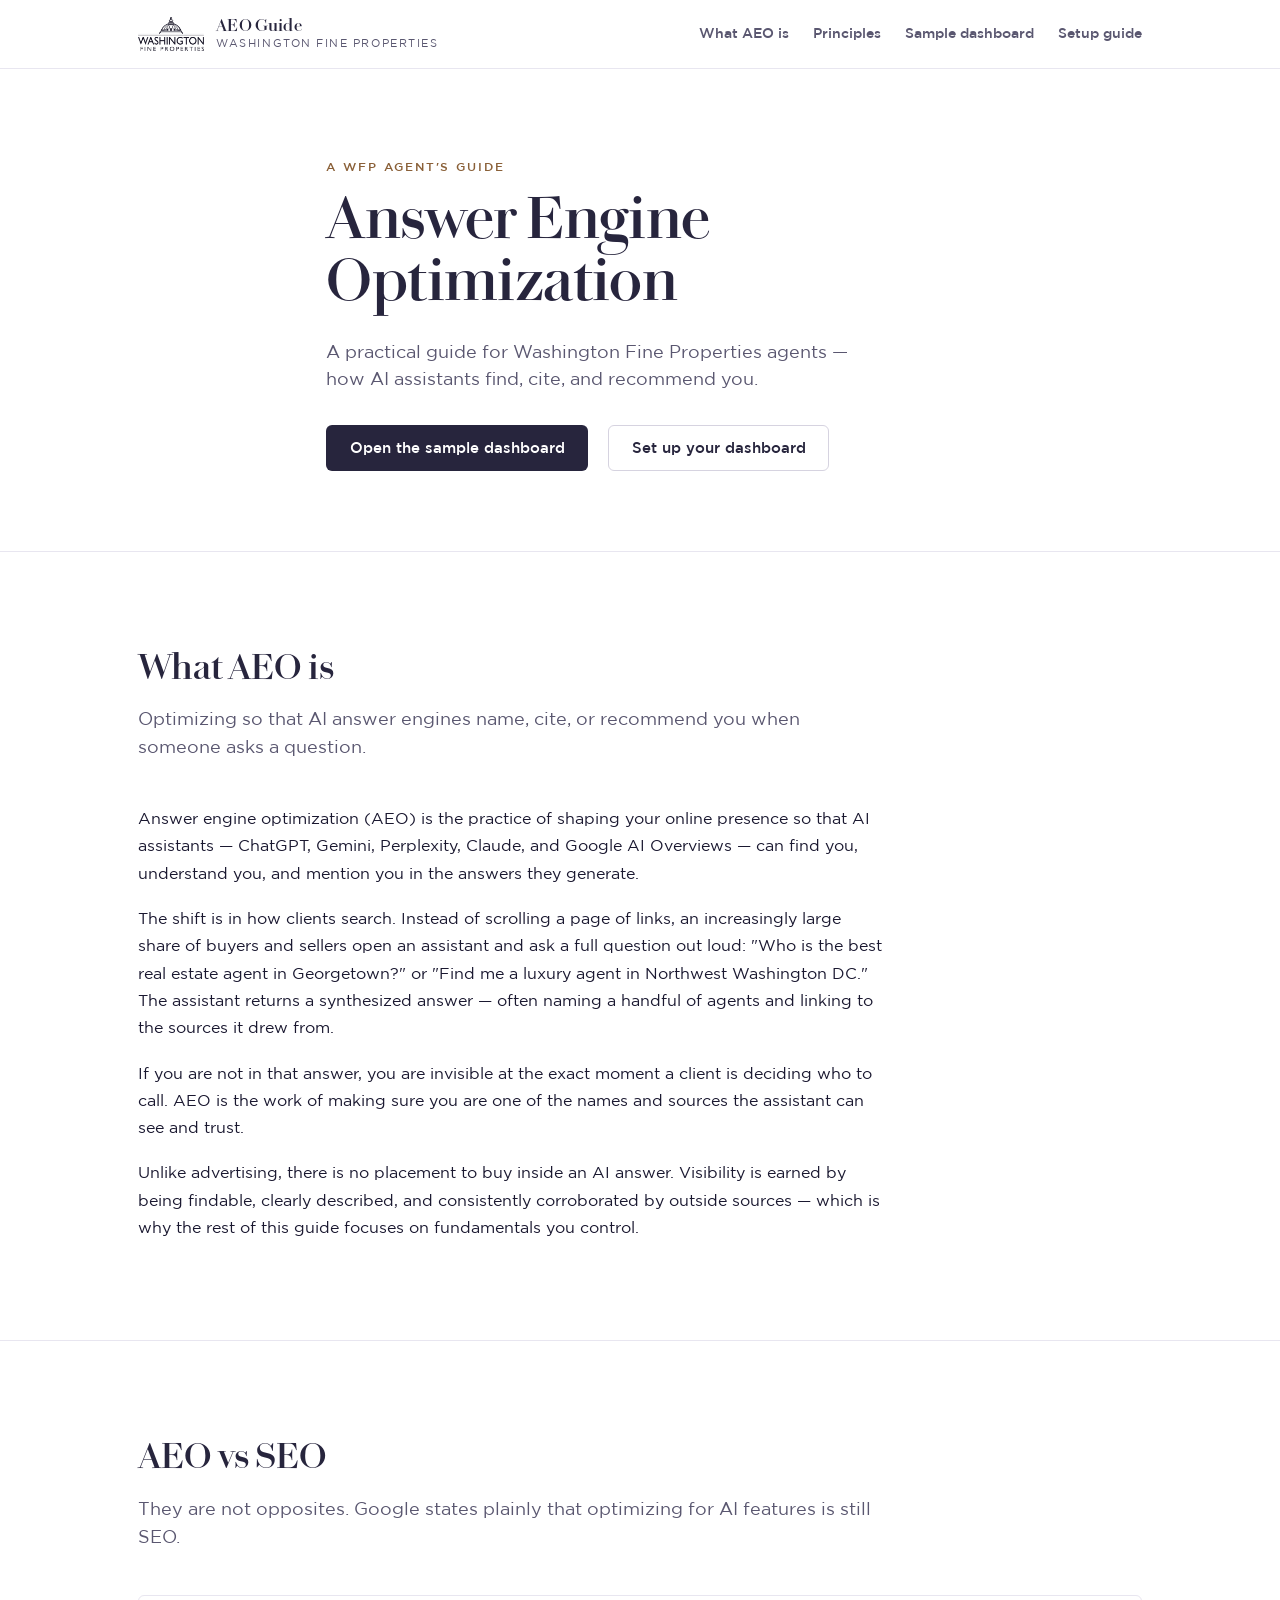
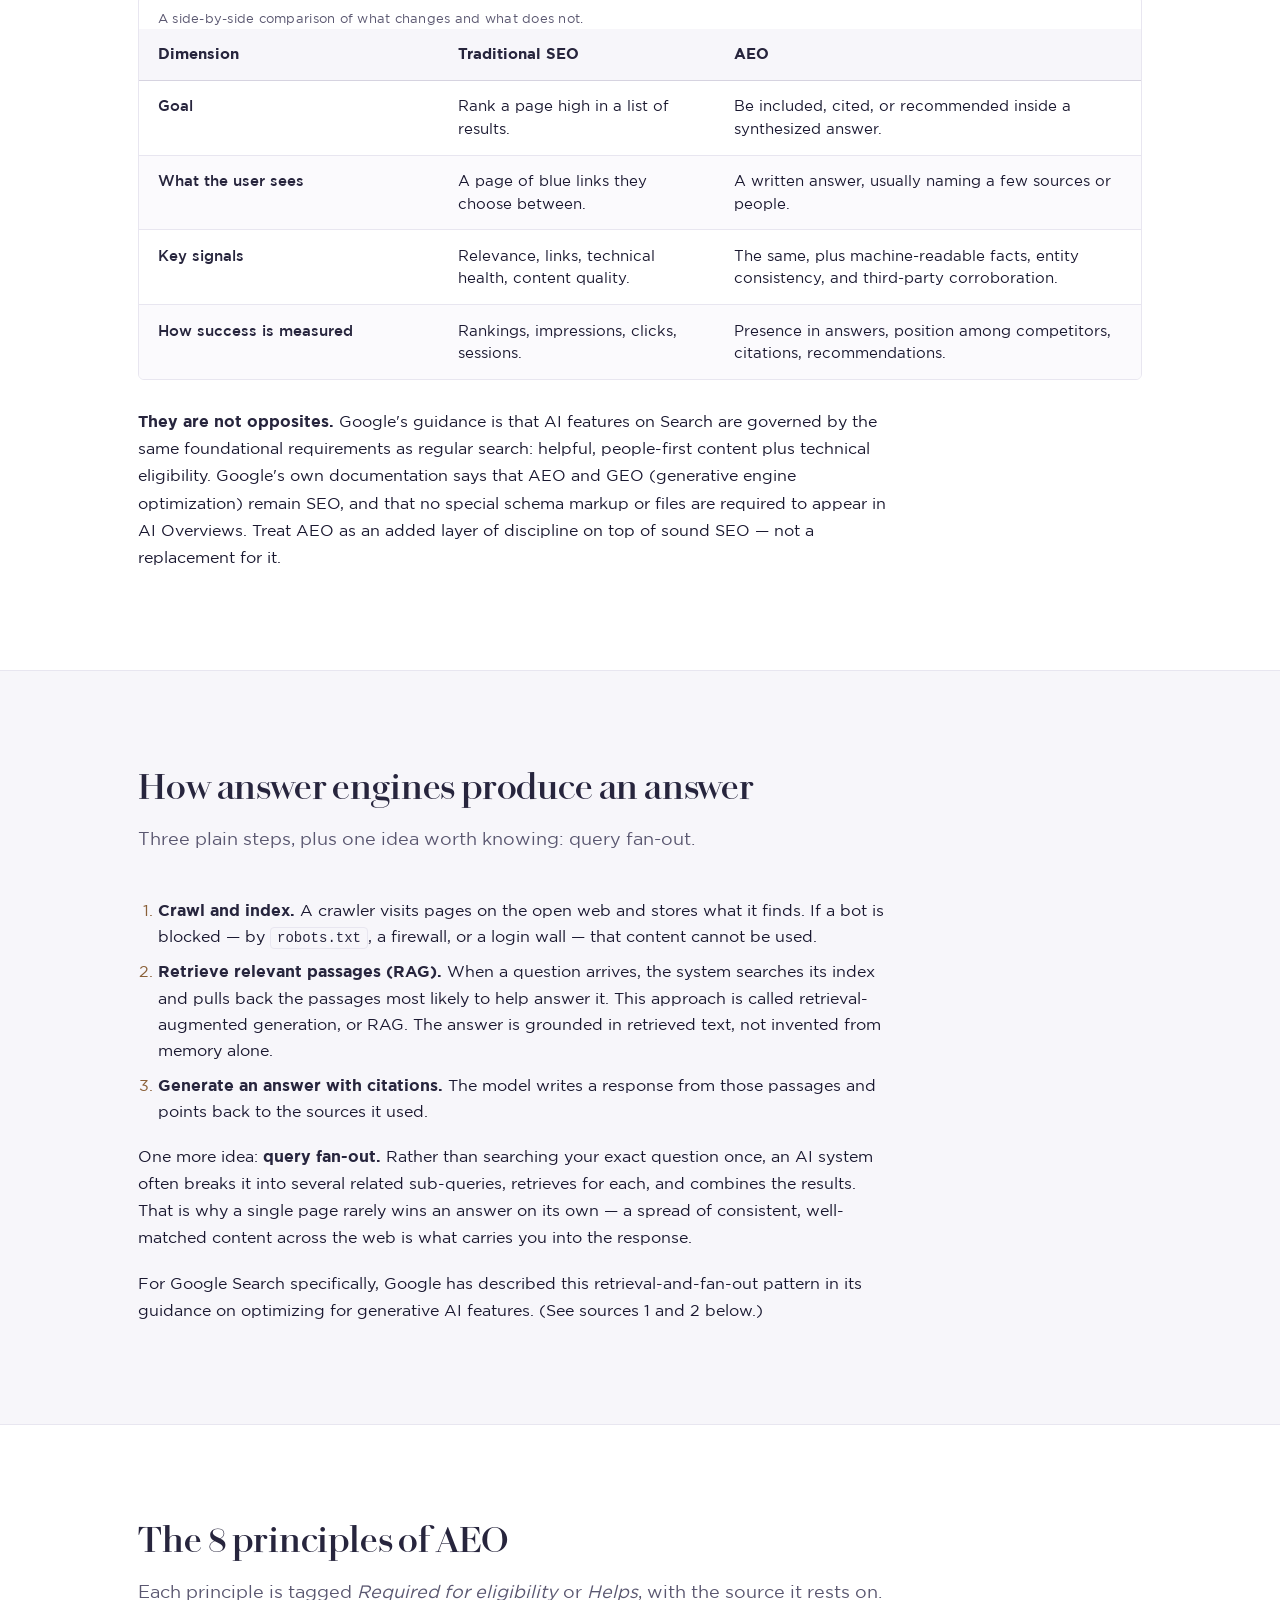
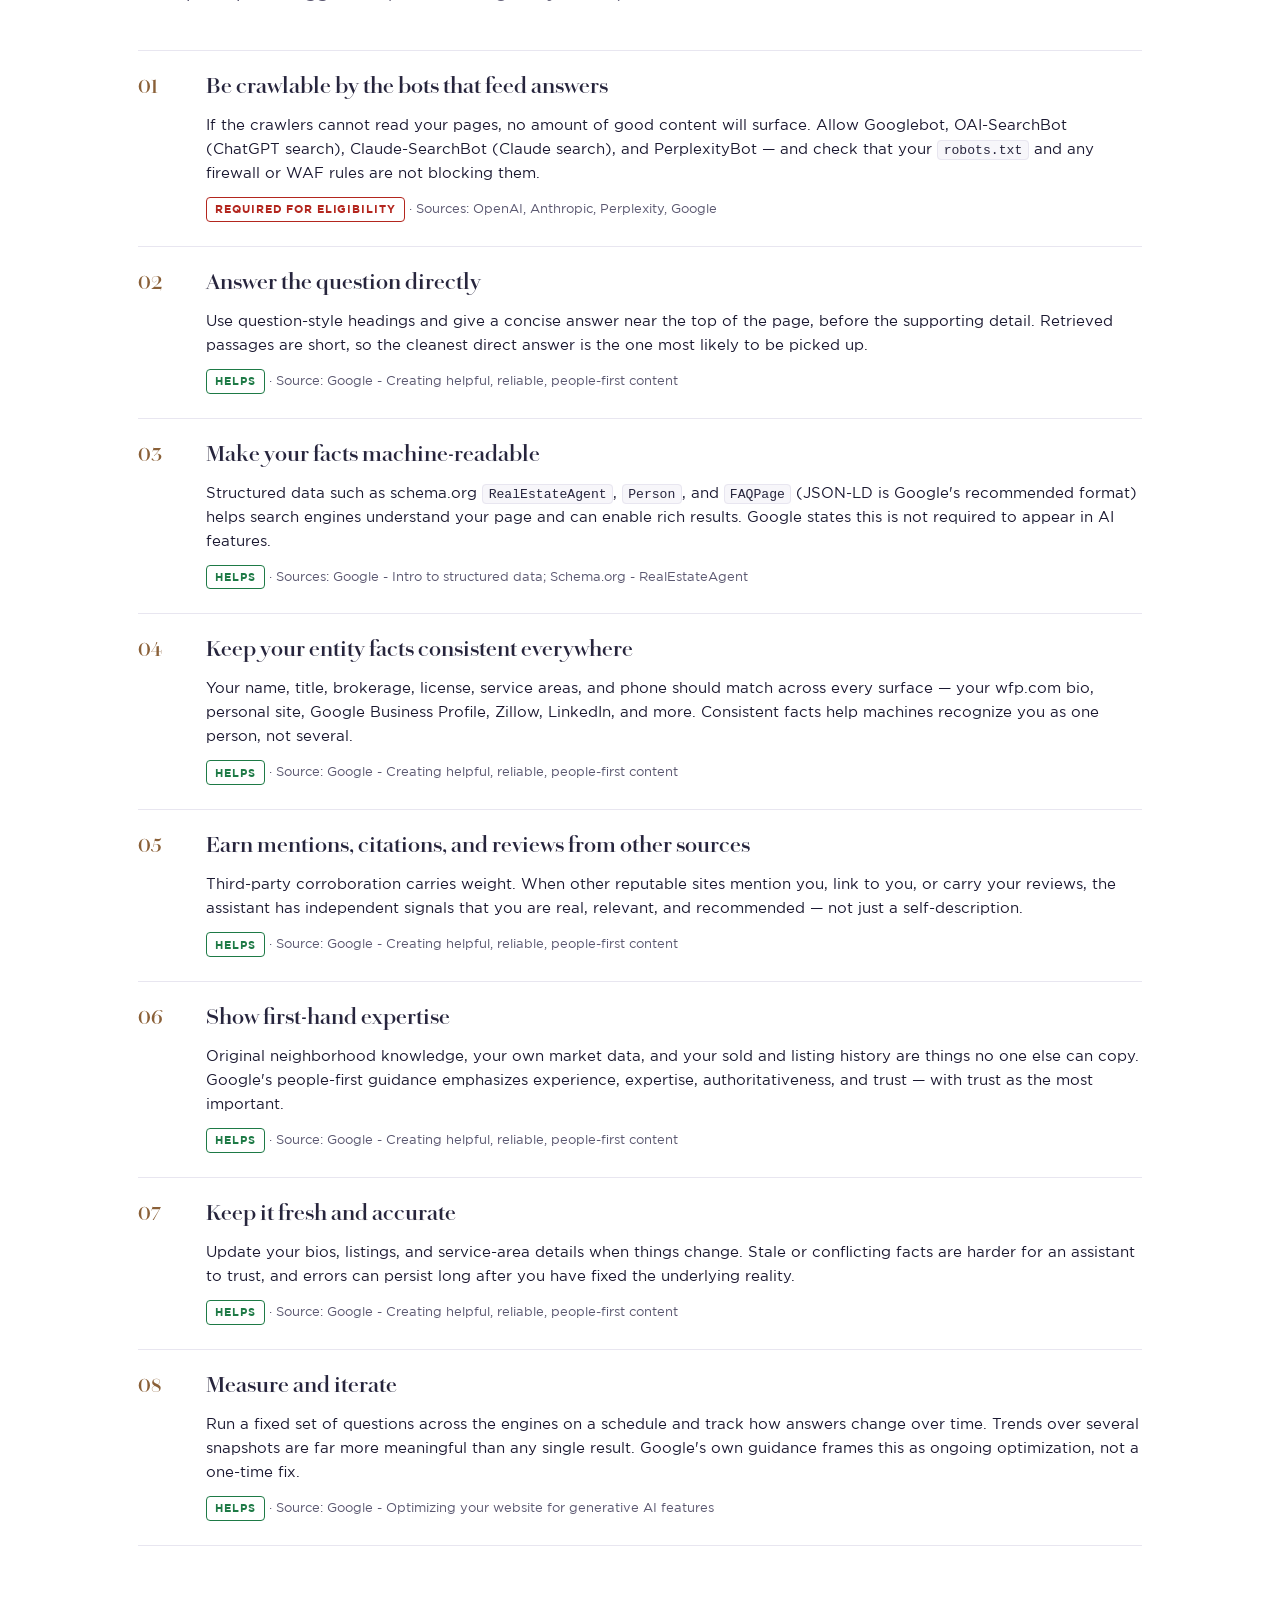
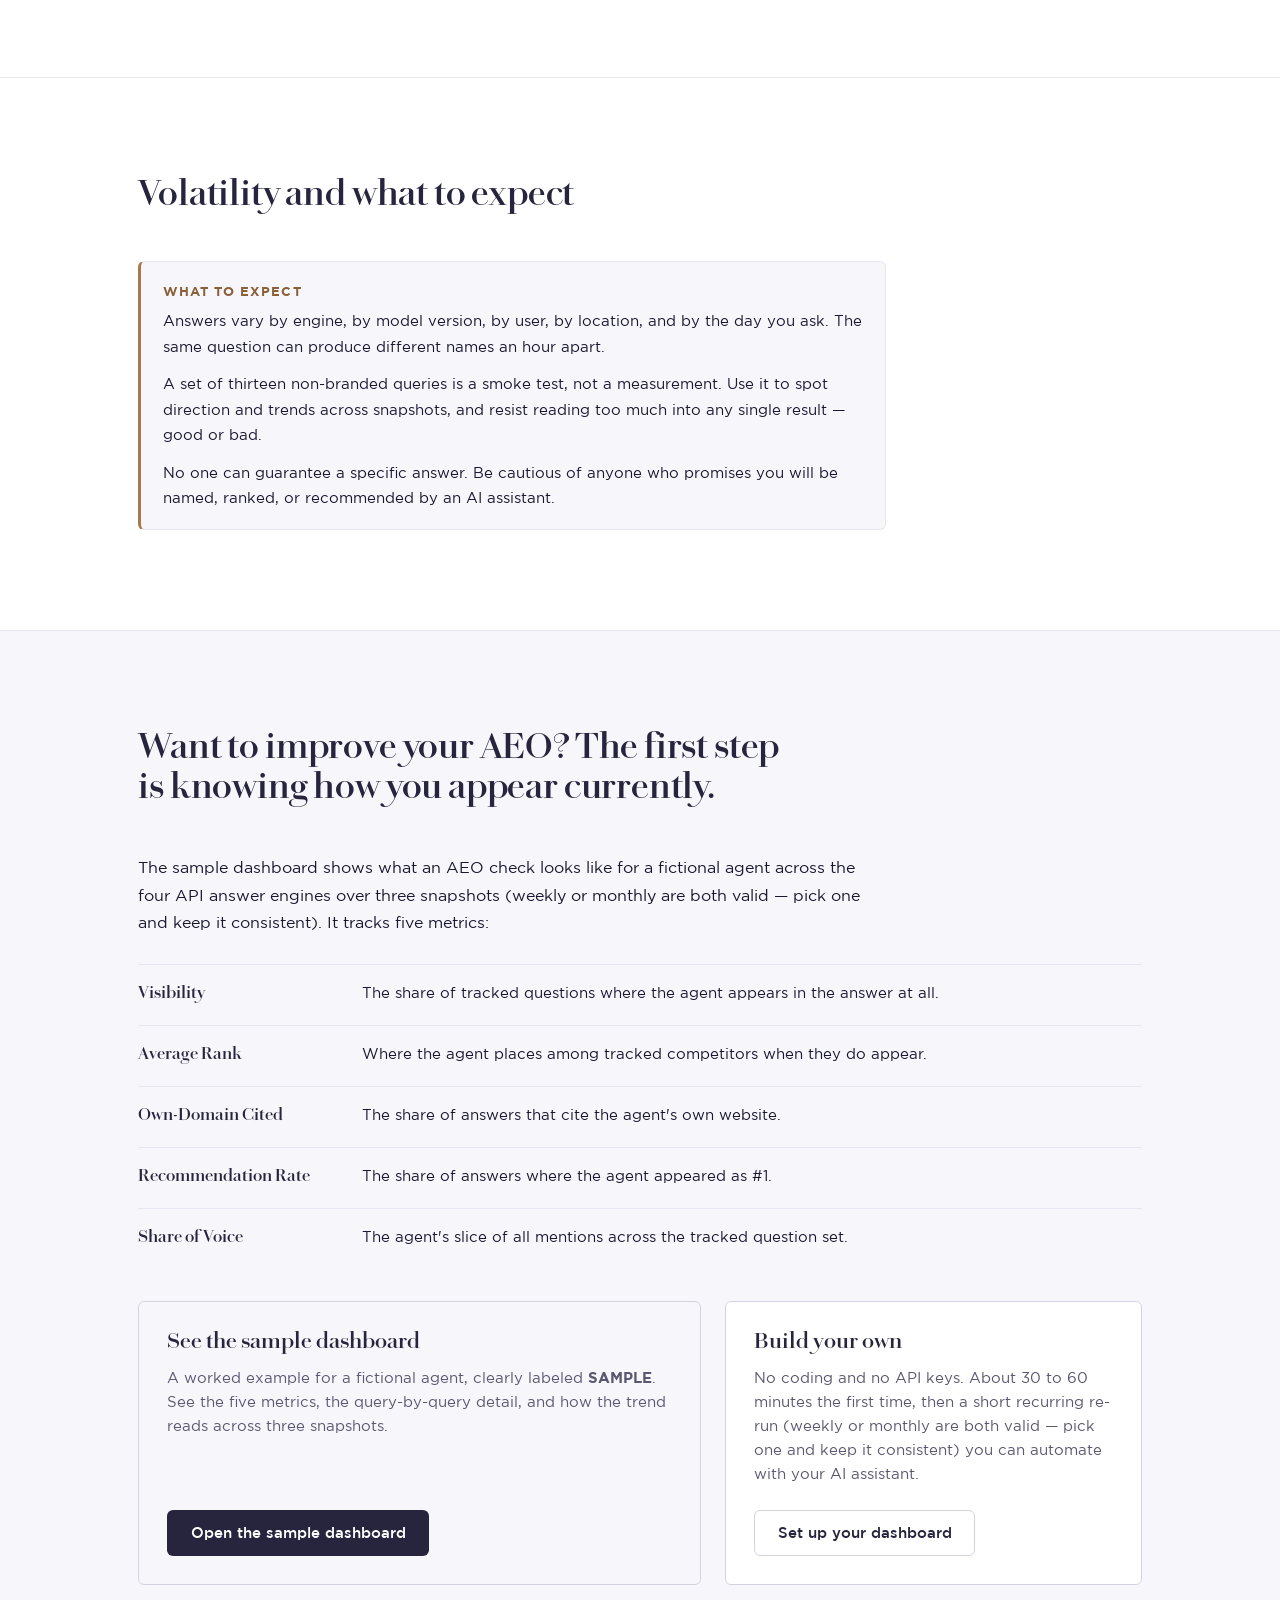
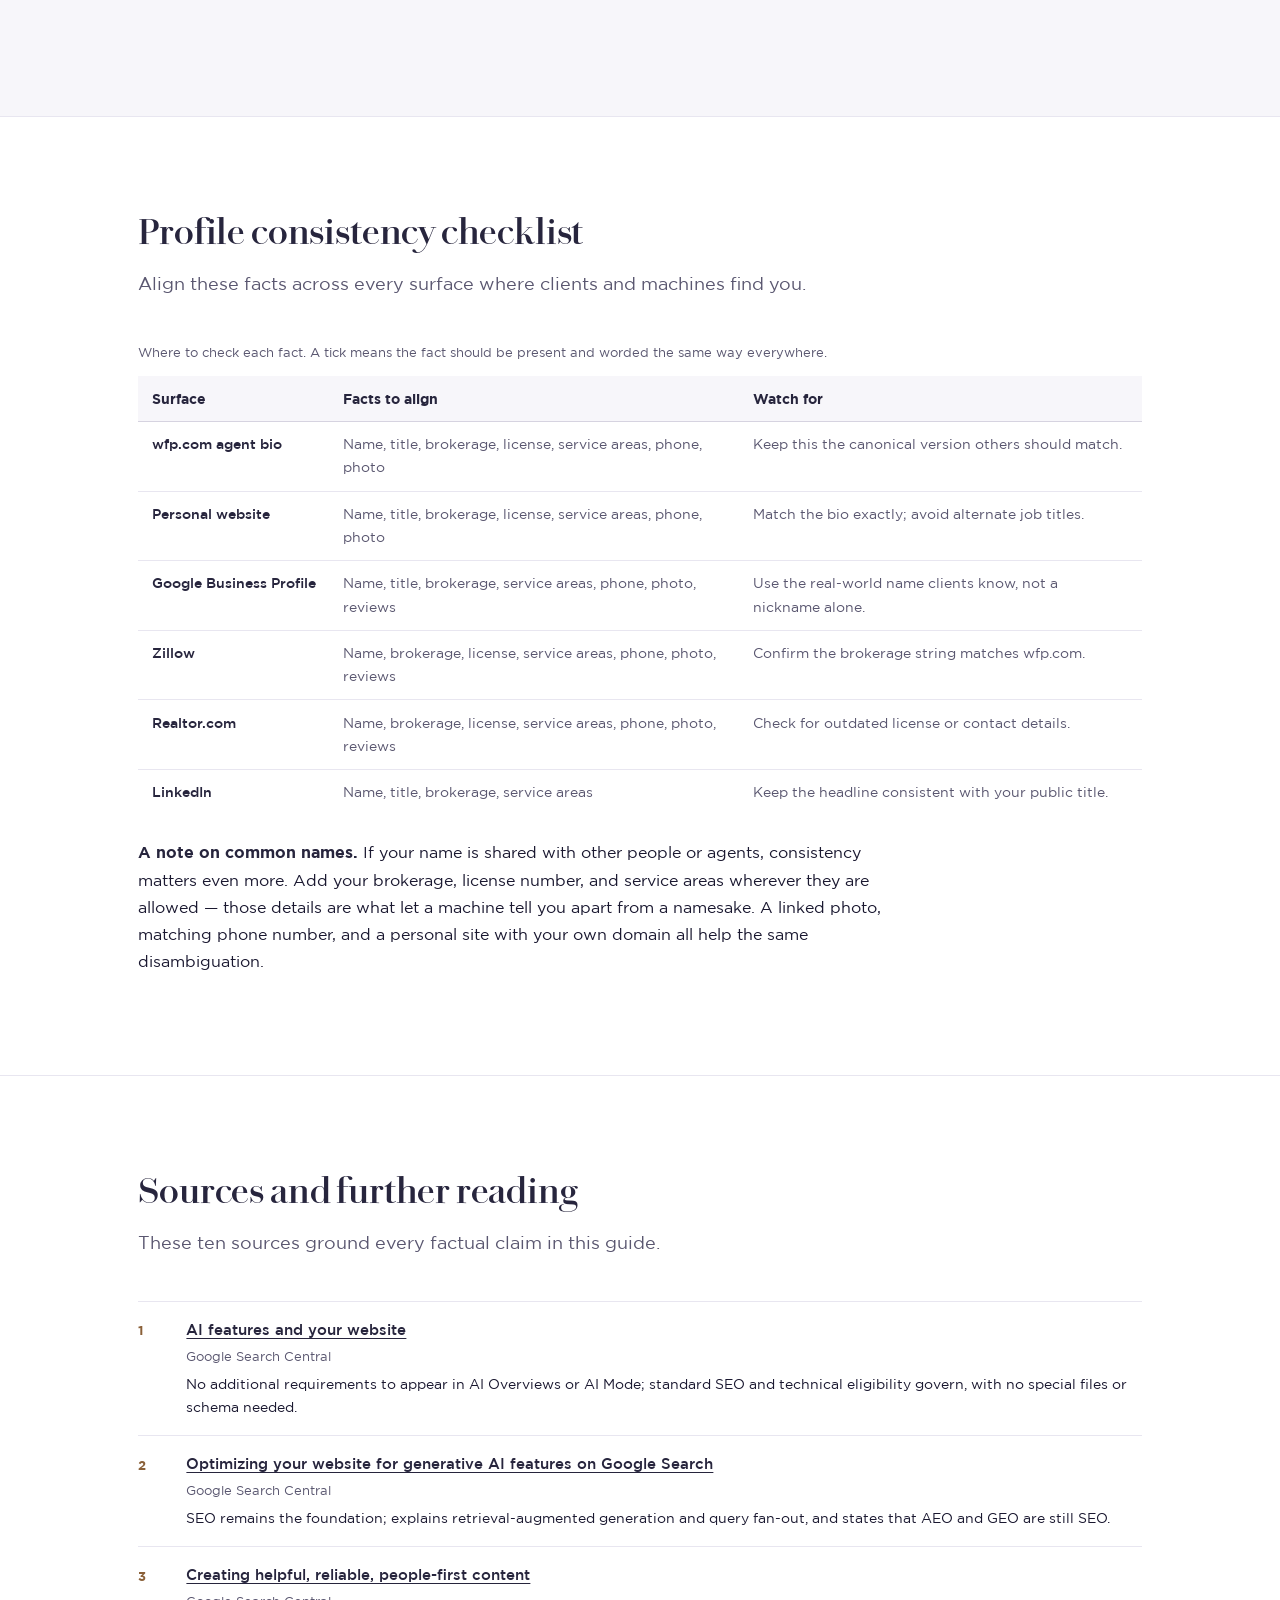
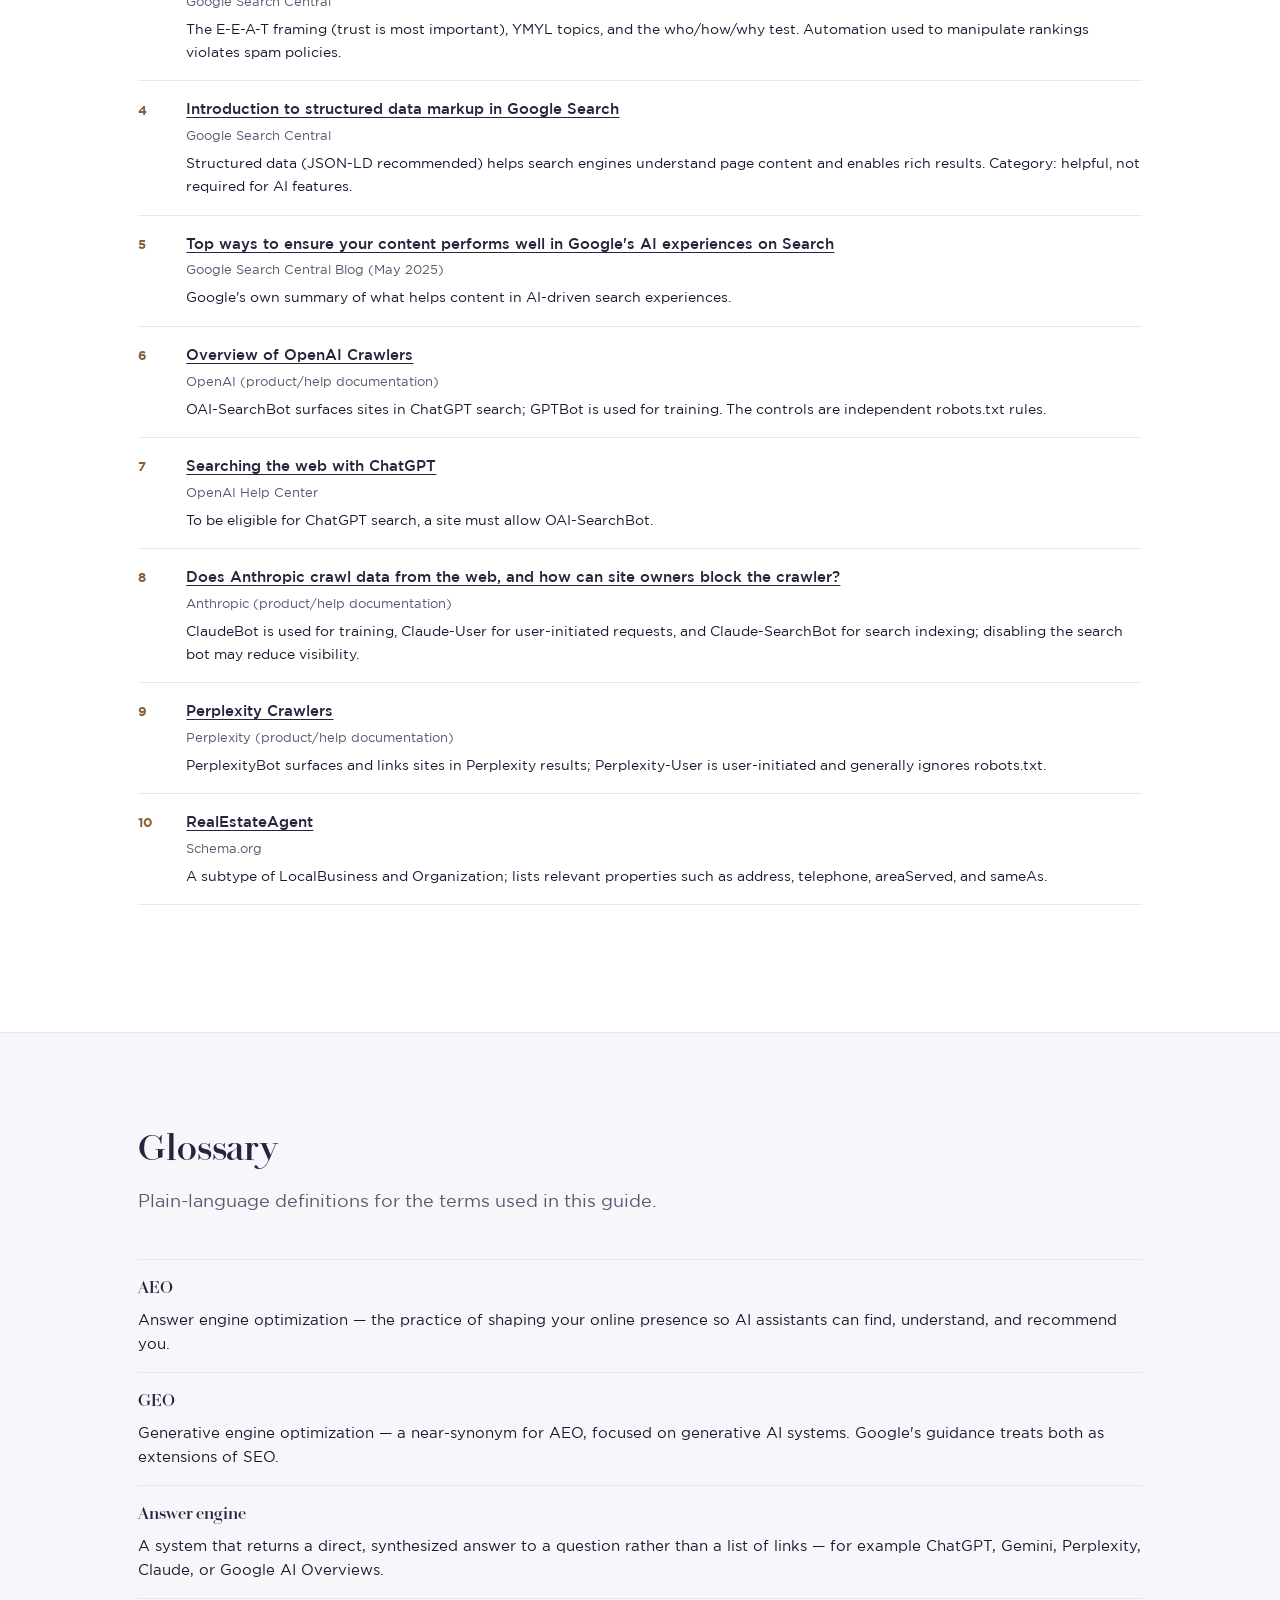
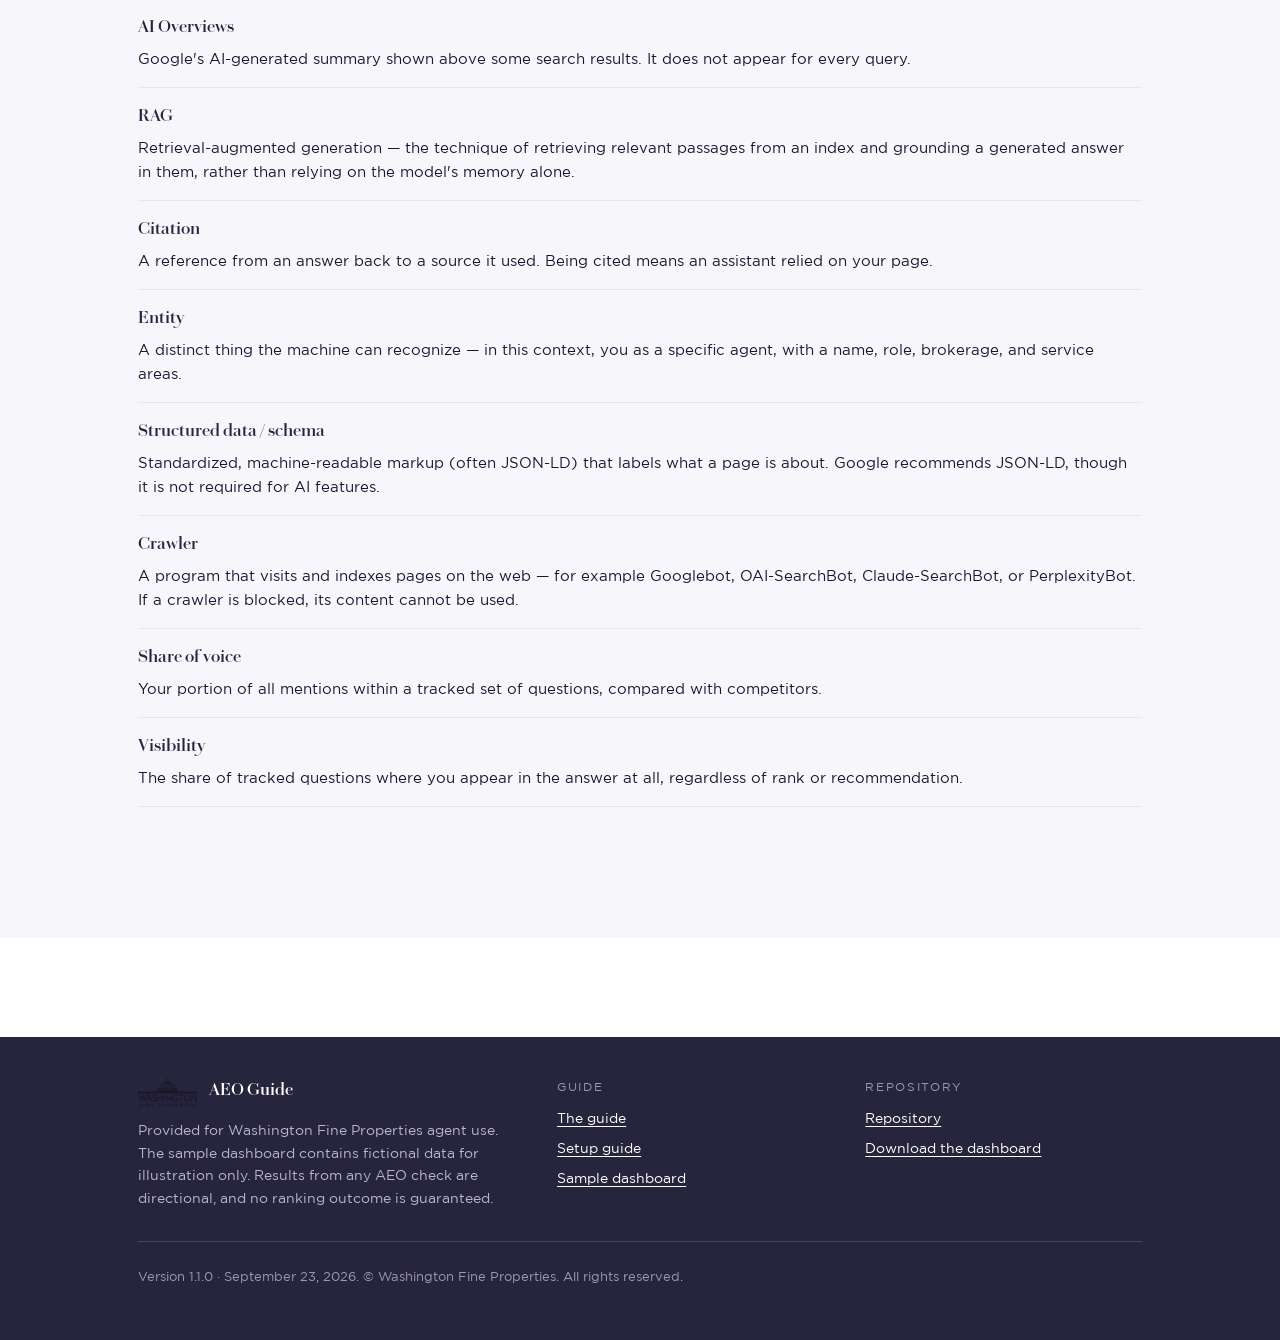
<file: index.html>
﻿<!DOCTYPE html>
<html lang="en">
<head>
<meta charset="utf-8">
<meta name="viewport" content="width=device-width, initial-scale=1">
<title>Answer Engine Optimization: A WFP Agent's Guide</title>
<meta name="description" content="A practical, plain-language guide to answer engine optimization (AEO) for Washington Fine Properties agents - what it is, how it relates to SEO, and how to appear in AI answers.">
<!--
  Design read: educational editorial guide for non-technical luxury real estate
  professionals; heritage-premium WFP language; restrained motion; print-first.
  Dials: VARIANCE 4 / MOTION 3 / DENSITY 4.
  Documented overrides (build spec s2): light only, no photography (logo + type
  + brand color only), em-dashes kept (WFP house voice), static HTML/CSS.
  Shape lock: one radius (6px). Accent lock: one accent (gold).
-->
<link rel="stylesheet" href="assets/guide.css">
</head>
<body>

<a class="skip-link" href="#main">Skip to content</a>

<header class="site-header">
  <div class="wrap site-header__inner">
    <a class="brand" href="index.html" aria-label="Washington Fine Properties - Answer Engine Optimization guide">
      <img class="brand__logo" src="assets/WFP-Logo-Blue-HiRes.png" alt="Washington Fine Properties" width="66" height="34">
      <span class="brand__wordmark">AEO Guide
        <span>Washington Fine Properties</span>
      </span>
    </a>
    <nav class="site-nav" aria-label="Primary">
      <a href="#what-is-aeo">What AEO is</a>
      <a href="#principles">Principles</a>
      <a href="#start">Sample dashboard</a>
      <a href="setup.html" target="_blank" rel="noopener noreferrer">Setup guide</a>
    </nav>
  </div>
</header>

<main id="main">

  <!-- 1. HERO -->
  <section class="hero" aria-labelledby="hero-title">
    <div class="wrap hero__inner">
      <p class="hero__eyebrow">A WFP agent's guide</p>
      <h1 class="hero__title" id="hero-title">Answer Engine Optimization</h1>
      <p class="hero__subtitle">A practical guide for Washington Fine Properties agents — how AI assistants find, cite, and recommend you.</p>
      <div class="btn-row">
        <a class="btn btn--primary" href="dashboard/index.html" target="_blank" rel="noopener noreferrer">Open the sample dashboard</a>
        <a class="btn btn--secondary" href="setup.html" target="_blank" rel="noopener noreferrer">Set up your dashboard</a>
      </div>
    </div>
  </section>

  <!-- 2. WHAT AEO IS -->
  <section class="section" id="what-is-aeo" aria-labelledby="what-is-aeo-title">
    <div class="wrap">
      <div class="section-head">
        <h2 class="section-head__title" id="what-is-aeo-title">What AEO is</h2>
        <p class="section-head__lead">Optimizing so that AI answer engines name, cite, or recommend you when someone asks a question.</p>
      </div>
      <div class="prose">
        <p>Answer engine optimization (AEO) is the practice of shaping your online presence so that AI assistants — ChatGPT, Gemini, Perplexity, Claude, and Google AI Overviews — can find you, understand you, and mention you in the answers they generate.</p>
        <p>The shift is in how clients search. Instead of scrolling a page of links, an increasingly large share of buyers and sellers open an assistant and ask a full question out loud: "Who is the best real estate agent in Georgetown?" or "Find me a luxury agent in Northwest Washington DC." The assistant returns a synthesized answer — often naming a handful of agents and linking to the sources it drew from.</p>
        <p>If you are not in that answer, you are invisible at the exact moment a client is deciding who to call. AEO is the work of making sure you are one of the names and sources the assistant can see and trust.</p>
        <p>Unlike advertising, there is no placement to buy inside an AI answer. Visibility is earned by being findable, clearly described, and consistently corroborated by outside sources — which is why the rest of this guide focuses on fundamentals you control.</p>
      </div>
    </div>
  </section>

  <!-- 3. AEO VS SEO -->
  <section class="section" id="aeo-vs-seo" aria-labelledby="aeo-vs-seo-title">
    <div class="wrap">
      <div class="section-head">
        <h2 class="section-head__title" id="aeo-vs-seo-title">AEO vs SEO</h2>
        <p class="section-head__lead">They are not opposites. Google states plainly that optimizing for AI features is still SEO.</p>
      </div>
      <div class="table-wrap">
        <table class="table table--keyed">
          <caption>A side-by-side comparison of what changes and what does not.</caption>
          <thead>
            <tr>
              <th scope="col">Dimension</th>
              <th scope="col">Traditional SEO</th>
              <th scope="col">AEO</th>
            </tr>
          </thead>
          <tbody>
            <tr>
              <th scope="row">Goal</th>
              <td>Rank a page high in a list of results.</td>
              <td>Be included, cited, or recommended inside a synthesized answer.</td>
            </tr>
            <tr>
              <th scope="row">What the user sees</th>
              <td>A page of blue links they choose between.</td>
              <td>A written answer, usually naming a few sources or people.</td>
            </tr>
            <tr>
              <th scope="row">Key signals</th>
              <td>Relevance, links, technical health, content quality.</td>
              <td>The same, plus machine-readable facts, entity consistency, and third-party corroboration.</td>
            </tr>
            <tr>
              <th scope="row">How success is measured</th>
              <td>Rankings, impressions, clicks, sessions.</td>
              <td>Presence in answers, position among competitors, citations, recommendations.</td>
            </tr>
          </tbody>
        </table>
      </div>
      <div class="prose">
        <p><strong>They are not opposites.</strong> Google's guidance is that AI features on Search are governed by the same foundational requirements as regular search: helpful, people-first content plus technical eligibility. Google's own documentation says that AEO and GEO (generative engine optimization) remain SEO, and that no special schema markup or files are required to appear in AI Overviews. Treat AEO as an added layer of discipline on top of sound SEO — not a replacement for it.</p>
      </div>
    </div>
  </section>

  <!-- 4. HOW ANSWER ENGINES PRODUCE AN ANSWER -->
  <section class="section section--soft" id="how-engines-answer" aria-labelledby="how-engines-answer-title">
    <div class="wrap">
      <div class="section-head">
        <h2 class="section-head__title" id="how-engines-answer-title">How answer engines produce an answer</h2>
        <p class="section-head__lead">Three plain steps, plus one idea worth knowing: query fan-out.</p>
      </div>
      <div class="prose">
        <ol>
          <li><strong>Crawl and index.</strong> A crawler visits pages on the open web and stores what it finds. If a bot is blocked — by <code>robots.txt</code>, a firewall, or a login wall — that content cannot be used.</li>
          <li><strong>Retrieve relevant passages (RAG).</strong> When a question arrives, the system searches its index and pulls back the passages most likely to help answer it. This approach is called retrieval-augmented generation, or RAG. The answer is grounded in retrieved text, not invented from memory alone.</li>
          <li><strong>Generate an answer with citations.</strong> The model writes a response from those passages and points back to the sources it used.</li>
        </ol>
        <p>One more idea: <strong>query fan-out.</strong> Rather than searching your exact question once, an AI system often breaks it into several related sub-queries, retrieves for each, and combines the results. That is why a single page rarely wins an answer on its own — a spread of consistent, well-matched content across the web is what carries you into the response.</p>
        <p>For Google Search specifically, Google has described this retrieval-and-fan-out pattern in its guidance on optimizing for generative AI features. (See sources 1 and 2 below.)</p>
      </div>
    </div>
  </section>

  <!-- 5. THE PRINCIPLES OF AEO -->
  <section class="section" id="principles" aria-labelledby="principles-title">
    <div class="wrap">
      <div class="section-head">
        <h2 class="section-head__title" id="principles-title">The 8 principles of AEO</h2>
        <p class="section-head__lead">Each principle is tagged <em>Required for eligibility</em> or <em>Helps</em>, with the source it rests on.</p>
      </div>
      <ol class="principles">
        <li class="principle">
          <h3 class="principle__title">Be crawlable by the bots that feed answers</h3>
          <p class="principle__why">If the crawlers cannot read your pages, no amount of good content will surface. Allow Googlebot, OAI-SearchBot (ChatGPT search), Claude-SearchBot (Claude search), and PerplexityBot — and check that your <code>robots.txt</code> and any firewall or WAF rules are not blocking them.</p>
          <p class="principle__meta"><span class="tag tag--required">Required for eligibility</span> &middot; Sources: OpenAI, Anthropic, Perplexity, Google</p>
        </li>
        <li class="principle">
          <h3 class="principle__title">Answer the question directly</h3>
          <p class="principle__why">Use question-style headings and give a concise answer near the top of the page, before the supporting detail. Retrieved passages are short, so the cleanest direct answer is the one most likely to be picked up.</p>
          <p class="principle__meta"><span class="tag tag--helps">Helps</span> &middot; Source: Google - Creating helpful, reliable, people-first content</p>
        </li>
        <li class="principle">
          <h3 class="principle__title">Make your facts machine-readable</h3>
          <p class="principle__why">Structured data such as schema.org <code>RealEstateAgent</code>, <code>Person</code>, and <code>FAQPage</code> (JSON-LD is Google's recommended format) helps search engines understand your page and can enable rich results. Google states this is not required to appear in AI features.</p>
          <p class="principle__meta"><span class="tag tag--helps">Helps</span> &middot; Sources: Google - Intro to structured data; Schema.org - RealEstateAgent</p>
        </li>
        <li class="principle">
          <h3 class="principle__title">Keep your entity facts consistent everywhere</h3>
          <p class="principle__why">Your name, title, brokerage, license, service areas, and phone should match across every surface — your wfp.com bio, personal site, Google Business Profile, Zillow, LinkedIn, and more. Consistent facts help machines recognize you as one person, not several.</p>
          <p class="principle__meta"><span class="tag tag--helps">Helps</span> &middot; Source: Google - Creating helpful, reliable, people-first content</p>
        </li>
        <li class="principle">
          <h3 class="principle__title">Earn mentions, citations, and reviews from other sources</h3>
          <p class="principle__why">Third-party corroboration carries weight. When other reputable sites mention you, link to you, or carry your reviews, the assistant has independent signals that you are real, relevant, and recommended — not just a self-description.</p>
          <p class="principle__meta"><span class="tag tag--helps">Helps</span> &middot; Source: Google - Creating helpful, reliable, people-first content</p>
        </li>
        <li class="principle">
          <h3 class="principle__title">Show first-hand expertise</h3>
          <p class="principle__why">Original neighborhood knowledge, your own market data, and your sold and listing history are things no one else can copy. Google's people-first guidance emphasizes experience, expertise, authoritativeness, and trust — with trust as the most important.</p>
          <p class="principle__meta"><span class="tag tag--helps">Helps</span> &middot; Source: Google - Creating helpful, reliable, people-first content</p>
        </li>
        <li class="principle">
          <h3 class="principle__title">Keep it fresh and accurate</h3>
          <p class="principle__why">Update your bios, listings, and service-area details when things change. Stale or conflicting facts are harder for an assistant to trust, and errors can persist long after you have fixed the underlying reality.</p>
          <p class="principle__meta"><span class="tag tag--helps">Helps</span> &middot; Source: Google - Creating helpful, reliable, people-first content</p>
        </li>
        <li class="principle">
          <h3 class="principle__title">Measure and iterate</h3>
          <p class="principle__why">Run a fixed set of questions across the engines on a schedule and track how answers change over time. Trends over several snapshots are far more meaningful than any single result. Google's own guidance frames this as ongoing optimization, not a one-time fix.</p>
          <p class="principle__meta"><span class="tag tag--helps">Helps</span> &middot; Source: Google - Optimizing your website for generative AI features</p>
        </li>
      </ol>
    </div>
  </section>

  <!-- 6. VOLATILITY AND WHAT TO EXPECT -->
  <section class="section" aria-labelledby="expect-title">
    <div class="wrap">
      <div class="section-head">
        <h2 class="section-head__title" id="expect-title">Volatility and what to expect</h2>
      </div>
      <div class="prose">
        <div class="callout callout--info">
          <span class="callout__title">What to expect</span>
          <p>Answers vary by engine, by model version, by user, by location, and by the day you ask. The same question can produce different names an hour apart.</p>
          <p>A set of thirteen non-branded queries is a smoke test, not a measurement. Use it to spot direction and trends across snapshots, and resist reading too much into any single result — good or bad.</p>
          <p>No one can guarantee a specific answer. Be cautious of anyone who promises you will be named, ranked, or recommended by an AI assistant.</p>
        </div>
      </div>
    </div>
  </section>

  <!-- 7. START - EXACT HEADING -->
  <section class="section section--soft" id="start" aria-labelledby="start-title">
    <div class="wrap">
      <div class="section-head">
        <h2 class="section-head__title" id="start-title">Want to improve your AEO? The first step is knowing how you appear currently.</h2>
      </div>
      <div class="prose">
        <p>The sample dashboard shows what an AEO check looks like for a fictional agent across the four API answer engines over three snapshots (weekly or monthly are both valid — pick one and keep it consistent). It tracks five metrics:</p>
      </div>
      <dl class="metric-list">
        <dt>Visibility</dt>
        <dd>The share of tracked questions where the agent appears in the answer at all.</dd>
        <dt>Average Rank</dt>
        <dd>Where the agent places among tracked competitors when they do appear.</dd>
        <dt>Own-Domain Cited</dt>
        <dd>The share of answers that cite the agent's own website.</dd>
        <dt>Recommendation Rate</dt>
        <dd>The share of answers where the agent appeared as #1.</dd>
        <dt>Share of Voice</dt>
        <dd>The agent's slice of all mentions across the tracked question set.</dd>
      </dl>
      <div class="card-grid">
        <article class="card card--feature">
          <h3 class="card__title">See the sample dashboard</h3>
          <p class="card__body">A worked example for a fictional agent, clearly labeled <strong>SAMPLE</strong>. See the five metrics, the query-by-query detail, and how the trend reads across three snapshots.</p>
          <div class="card__cta">
            <a class="btn btn--primary" href="dashboard/index.html" target="_blank" rel="noopener noreferrer">Open the sample dashboard</a>
          </div>
        </article>
        <article class="card">
          <h3 class="card__title">Build your own</h3>
          <p class="card__body">No coding and no API keys. About 30 to 60 minutes the first time, then a short recurring re-run (weekly or monthly are both valid — pick one and keep it consistent) you can automate with your AI assistant.</p>
          <div class="card__cta">
            <a class="btn btn--secondary" href="setup.html" target="_blank" rel="noopener noreferrer">Set up your dashboard</a>
          </div>
        </article>
      </div>
    </div>
  </section>

  <!-- 8. PROFILE CONSISTENCY CHECKLIST -->
  <section class="section" id="profile-consistency" aria-labelledby="profile-title">
    <div class="wrap">
      <div class="section-head">
        <h2 class="section-head__title" id="profile-title">Profile consistency checklist</h2>
        <p class="section-head__lead">Align these facts across every surface where clients and machines find you.</p>
      </div>
      <div class="checklist-wrap">
        <table class="checklist">
          <caption>Where to check each fact. A tick means the fact should be present and worded the same way everywhere.</caption>
          <thead>
            <tr>
              <th scope="col">Surface</th>
              <th scope="col">Facts to align</th>
              <th scope="col">Watch for</th>
            </tr>
          </thead>
          <tbody>
            <tr>
              <th scope="row">wfp.com agent bio</th>
              <td>Name, title, brokerage, license, service areas, phone, photo</td>
              <td>Keep this the canonical version others should match.</td>
            </tr>
            <tr>
              <th scope="row">Personal website</th>
              <td>Name, title, brokerage, license, service areas, phone, photo</td>
              <td>Match the bio exactly; avoid alternate job titles.</td>
            </tr>
            <tr>
              <th scope="row">Google Business Profile</th>
              <td>Name, title, brokerage, service areas, phone, photo, reviews</td>
              <td>Use the real-world name clients know, not a nickname alone.</td>
            </tr>
            <tr>
              <th scope="row">Zillow</th>
              <td>Name, brokerage, license, service areas, phone, photo, reviews</td>
              <td>Confirm the brokerage string matches wfp.com.</td>
            </tr>
            <tr>
              <th scope="row">Realtor.com</th>
              <td>Name, brokerage, license, service areas, phone, photo, reviews</td>
              <td>Check for outdated license or contact details.</td>
            </tr>
            <tr>
              <th scope="row">LinkedIn</th>
              <td>Name, title, brokerage, service areas</td>
              <td>Keep the headline consistent with your public title.</td>
            </tr>
          </tbody>
        </table>
      </div>
      <div class="prose mt-4">
        <p><strong>A note on common names.</strong> If your name is shared with other people or agents, consistency matters even more. Add your brokerage, license number, and service areas wherever they are allowed — those details are what let a machine tell you apart from a namesake. A linked photo, matching phone number, and a personal site with your own domain all help the same disambiguation.</p>
      </div>
    </div>
  </section>

  <!-- 9. SOURCES AND FURTHER READING -->
  <section class="section" id="sources" aria-labelledby="sources-title">
    <div class="wrap">
      <div class="section-head">
        <h2 class="section-head__title" id="sources-title">Sources and further reading</h2>
        <p class="section-head__lead">These ten sources ground every factual claim in this guide.</p>
      </div>
      <ol class="sources">
        <li class="source">
          <div class="source__body">
          <p class="source__title"><a href="https://developers.google.com/search/docs/appearance/ai-overviews">AI features and your website</a></p>
          <p class="source__meta">Google Search Central</p>
          <p class="source__note">No additional requirements to appear in AI Overviews or AI Mode; standard SEO and technical eligibility govern, with no special files or schema needed.</p>
        </div>
        </li>
        <li class="source">
          <div class="source__body">
          <p class="source__title"><a href="https://developers.google.com/search/docs/fundamentals/ai-optimization-guide">Optimizing your website for generative AI features on Google Search</a></p>
          <p class="source__meta">Google Search Central</p>
          <p class="source__note">SEO remains the foundation; explains retrieval-augmented generation and query fan-out, and states that AEO and GEO are still SEO.</p>
        </div>
        </li>
        <li class="source">
          <div class="source__body">
          <p class="source__title"><a href="https://developers.google.com/search/docs/fundamentals/creating-helpful-content">Creating helpful, reliable, people-first content</a></p>
          <p class="source__meta">Google Search Central</p>
          <p class="source__note">The E-E-A-T framing (trust is most important), YMYL topics, and the who/how/why test. Automation used to manipulate rankings violates spam policies.</p>
        </div>
        </li>
        <li class="source">
          <div class="source__body">
          <p class="source__title"><a href="https://developers.google.com/search/docs/appearance/structured-data/intro-structured-data">Introduction to structured data markup in Google Search</a></p>
          <p class="source__meta">Google Search Central</p>
          <p class="source__note">Structured data (JSON-LD recommended) helps search engines understand page content and enables rich results. Category: helpful, not required for AI features.</p>
        </div>
        </li>
        <li class="source">
          <div class="source__body">
          <p class="source__title"><a href="https://developers.google.com/search/blog/2025/05/succeeding-in-ai-search">Top ways to ensure your content performs well in Google's AI experiences on Search</a></p>
          <p class="source__meta">Google Search Central Blog (May 2025)</p>
          <p class="source__note">Google's own summary of what helps content in AI-driven search experiences.</p>
        </div>
        </li>
        <li class="source">
          <div class="source__body">
          <p class="source__title"><a href="https://platform.openai.com/docs/gptbot">Overview of OpenAI Crawlers</a></p>
          <p class="source__meta">OpenAI (product/help documentation)</p>
          <p class="source__note">OAI-SearchBot surfaces sites in ChatGPT search; GPTBot is used for training. The controls are independent robots.txt rules.</p>
        </div>
        </li>
        <li class="source">
          <div class="source__body">
          <p class="source__title"><a href="https://help.openai.com/en/articles/9237897-chatgpt-search">Searching the web with ChatGPT</a></p>
          <p class="source__meta">OpenAI Help Center</p>
          <p class="source__note">To be eligible for ChatGPT search, a site must allow OAI-SearchBot.</p>
        </div>
        </li>
        <li class="source">
          <div class="source__body">
          <p class="source__title"><a href="https://support.anthropic.com/en/articles/8896518-does-anthropic-crawl-data-from-the-web-and-how-can-site-owners-block-the-crawler">Does Anthropic crawl data from the web, and how can site owners block the crawler?</a></p>
          <p class="source__meta">Anthropic (product/help documentation)</p>
          <p class="source__note">ClaudeBot is used for training, Claude-User for user-initiated requests, and Claude-SearchBot for search indexing; disabling the search bot may reduce visibility.</p>
        </div>
        </li>
        <li class="source">
          <div class="source__body">
          <p class="source__title"><a href="https://docs.perplexity.ai/guides/bots">Perplexity Crawlers</a></p>
          <p class="source__meta">Perplexity (product/help documentation)</p>
          <p class="source__note">PerplexityBot surfaces and links sites in Perplexity results; Perplexity-User is user-initiated and generally ignores robots.txt.</p>
        </div>
        </li>
        <li class="source">
          <div class="source__body">
          <p class="source__title"><a href="https://schema.org/RealEstateAgent">RealEstateAgent</a></p>
          <p class="source__meta">Schema.org</p>
          <p class="source__note">A subtype of LocalBusiness and Organization; lists relevant properties such as address, telephone, areaServed, and sameAs.</p>
        </div>
        </li>
      </ol>
    </div>
  </section>

  <!-- 10. GLOSSARY -->
  <section class="section section--soft" id="glossary" aria-labelledby="glossary-title">
    <div class="wrap">
      <div class="section-head">
        <h2 class="section-head__title" id="glossary-title">Glossary</h2>
        <p class="section-head__lead">Plain-language definitions for the terms used in this guide.</p>
      </div>
      <dl class="glossary">
        <div>
          <dt>AEO</dt>
          <dd>Answer engine optimization — the practice of shaping your online presence so AI assistants can find, understand, and recommend you.</dd>
        </div>
        <div>
          <dt>GEO</dt>
          <dd>Generative engine optimization — a near-synonym for AEO, focused on generative AI systems. Google's guidance treats both as extensions of SEO.</dd>
        </div>
        <div>
          <dt>Answer engine</dt>
          <dd>A system that returns a direct, synthesized answer to a question rather than a list of links — for example ChatGPT, Gemini, Perplexity, Claude, or Google AI Overviews.</dd>
        </div>
        <div>
          <dt>AI Overviews</dt>
          <dd>Google's AI-generated summary shown above some search results. It does not appear for every query.</dd>
        </div>
        <div>
          <dt>RAG</dt>
          <dd>Retrieval-augmented generation — the technique of retrieving relevant passages from an index and grounding a generated answer in them, rather than relying on the model's memory alone.</dd>
        </div>
        <div>
          <dt>Citation</dt>
          <dd>A reference from an answer back to a source it used. Being cited means an assistant relied on your page.</dd>
        </div>
        <div>
          <dt>Entity</dt>
          <dd>A distinct thing the machine can recognize — in this context, you as a specific agent, with a name, role, brokerage, and service areas.</dd>
        </div>
        <div>
          <dt>Structured data / schema</dt>
          <dd>Standardized, machine-readable markup (often JSON-LD) that labels what a page is about. Google recommends JSON-LD, though it is not required for AI features.</dd>
        </div>
        <div>
          <dt>Crawler</dt>
          <dd>A program that visits and indexes pages on the web — for example Googlebot, OAI-SearchBot, Claude-SearchBot, or PerplexityBot. If a crawler is blocked, its content cannot be used.</dd>
        </div>
        <div>
          <dt>Share of voice</dt>
          <dd>Your portion of all mentions within a tracked set of questions, compared with competitors.</dd>
        </div>
        <div>
          <dt>Visibility</dt>
          <dd>The share of tracked questions where you appear in the answer at all, regardless of rank or recommendation.</dd>
        </div>
      </dl>
    </div>
  </section>

</main>

<!-- 11. FOOTER -->
<footer class="site-footer">
  <div class="wrap">
    <div class="site-footer__grid">
      <div>
        <div class="site-footer__brand">
          <img src="assets/WFP-Logo-Blue-HiRes.png" alt="Washington Fine Properties" width="66" height="34">
          <strong>AEO Guide</strong>
        </div>
        <p class="site-footer__notice">Provided for Washington Fine Properties agent use. The sample dashboard contains fictional data for illustration only. Results from any AEO check are directional, and no ranking outcome is guaranteed.</p>
      </div>
      <div>
        <p class="site-footer__col-title">Guide</p>
        <ul class="site-footer__links">
          <li><a href="index.html">The guide</a></li>
          <li><a href="setup.html" target="_blank" rel="noopener noreferrer">Setup guide</a></li>
          <li><a href="dashboard/index.html" target="_blank" rel="noopener noreferrer">Sample dashboard</a></li>
        </ul>
      </div>
      <div>
        <p class="site-footer__col-title">Repository</p>
        <ul class="site-footer__links">
          <li><a href="https://github.com/nigelianarmbuster-cmd/wfp-agent-aeo-guide">Repository</a></li>
          <li><a href="https://github.com/nigelianarmbuster-cmd/wfp-agent-aeo-guide/releases/latest/download/dashboard.zip">Download the dashboard</a></li>
        </ul>
      </div>
    </div>
    <p class="site-footer__legal">Version 1.1.0 &middot; September 23, 2026. &copy; Washington Fine Properties. All rights reserved.</p>
  </div>
</footer>

<script>
/* Print-expansion for <details> reveals: a closed <details> hides its body
   regardless of CSS, so open them all before printing. This page has no
   reveals, so the hook is guarded and inert. Kept minimal and dependency-free. */
(function () {
  function openReveals() {
    var all = document.querySelectorAll("details.reveal");
    for (var i = 0; i < all.length; i++) { all[i].open = true; }
  }
  if (window.matchMedia) {
    try {
      if (window.matchMedia("print").addEventListener) {
        window.matchMedia("print").addEventListener("change", function (e) { if (e.matches) openReveals(); });
      } else if (window.matchMedia("print").addListener) {
        window.matchMedia("print").addListener(function (e) { if (e.matches) openReveals(); });
      }
    } catch (err) { /* no-op: reveals remain native */ }
  }
  window.addEventListener("beforeprint", openReveals);
})();
</script>

</body>
</html>
</file>
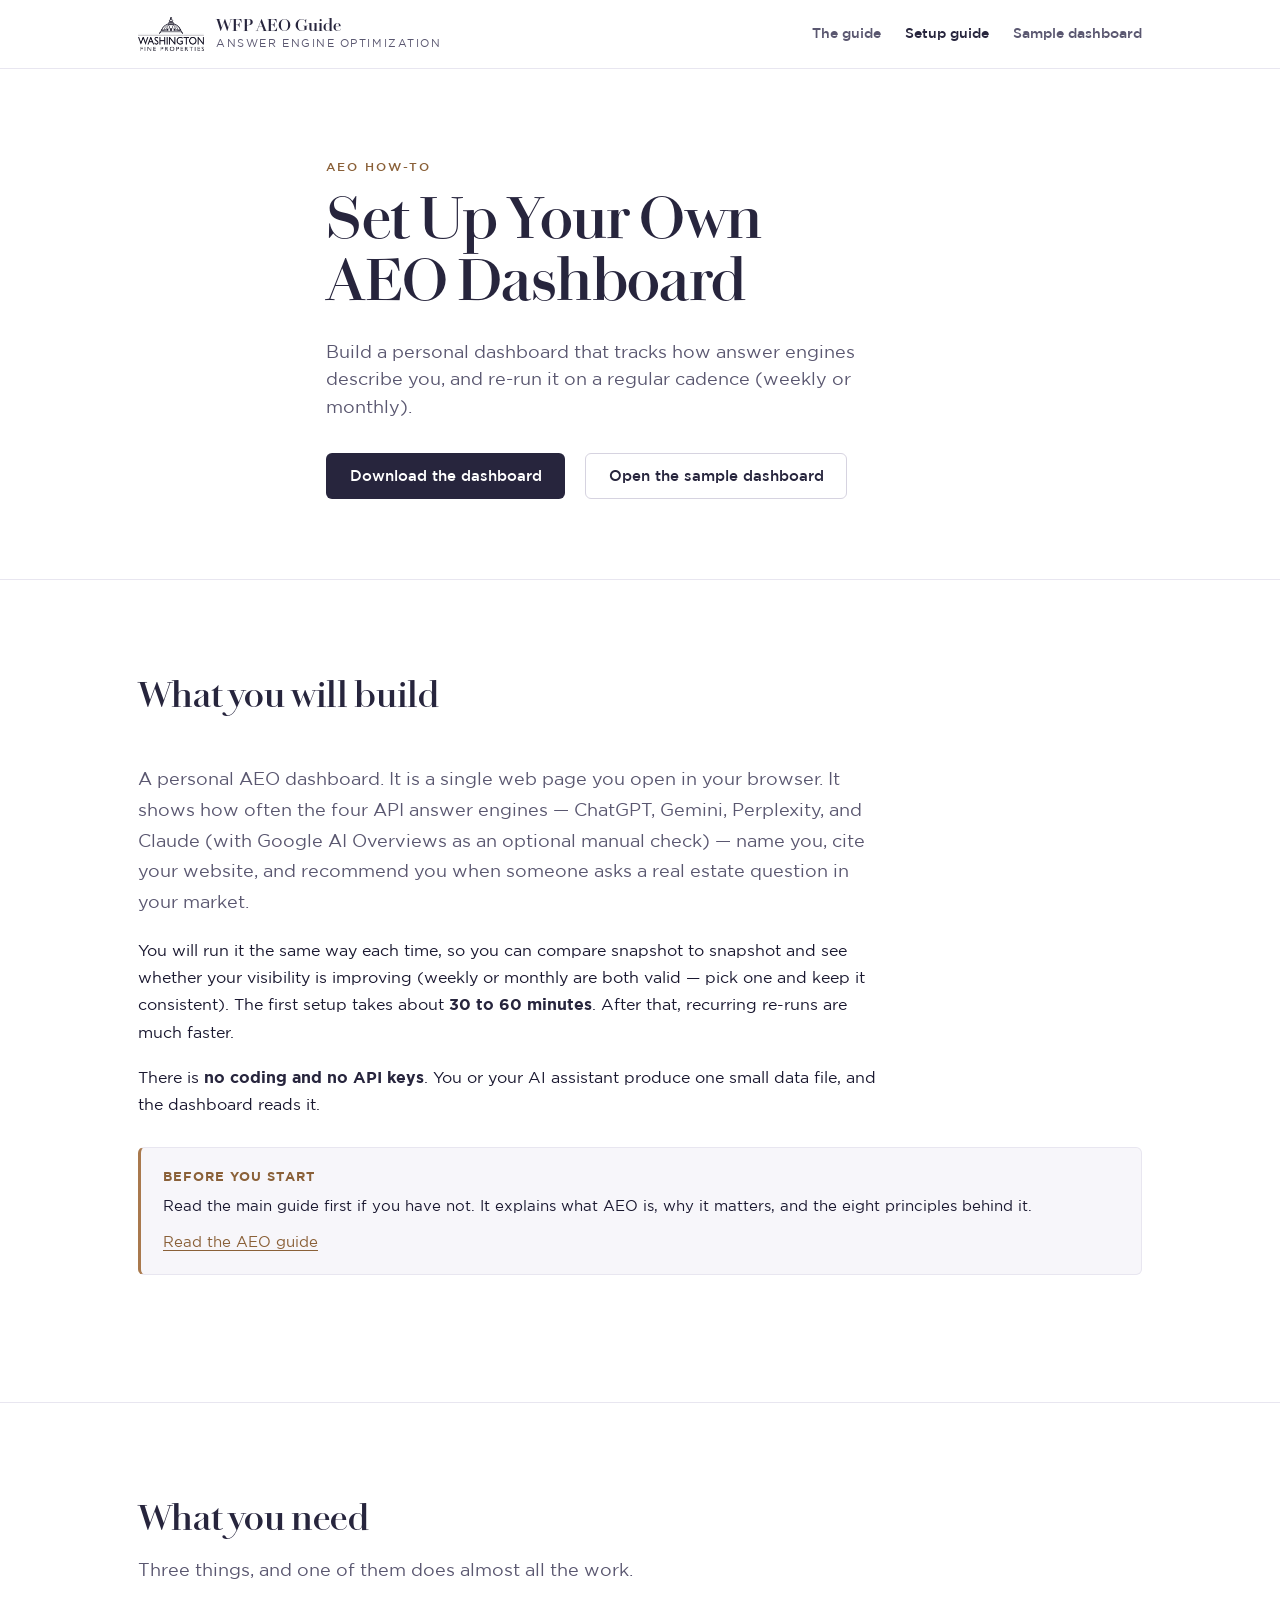
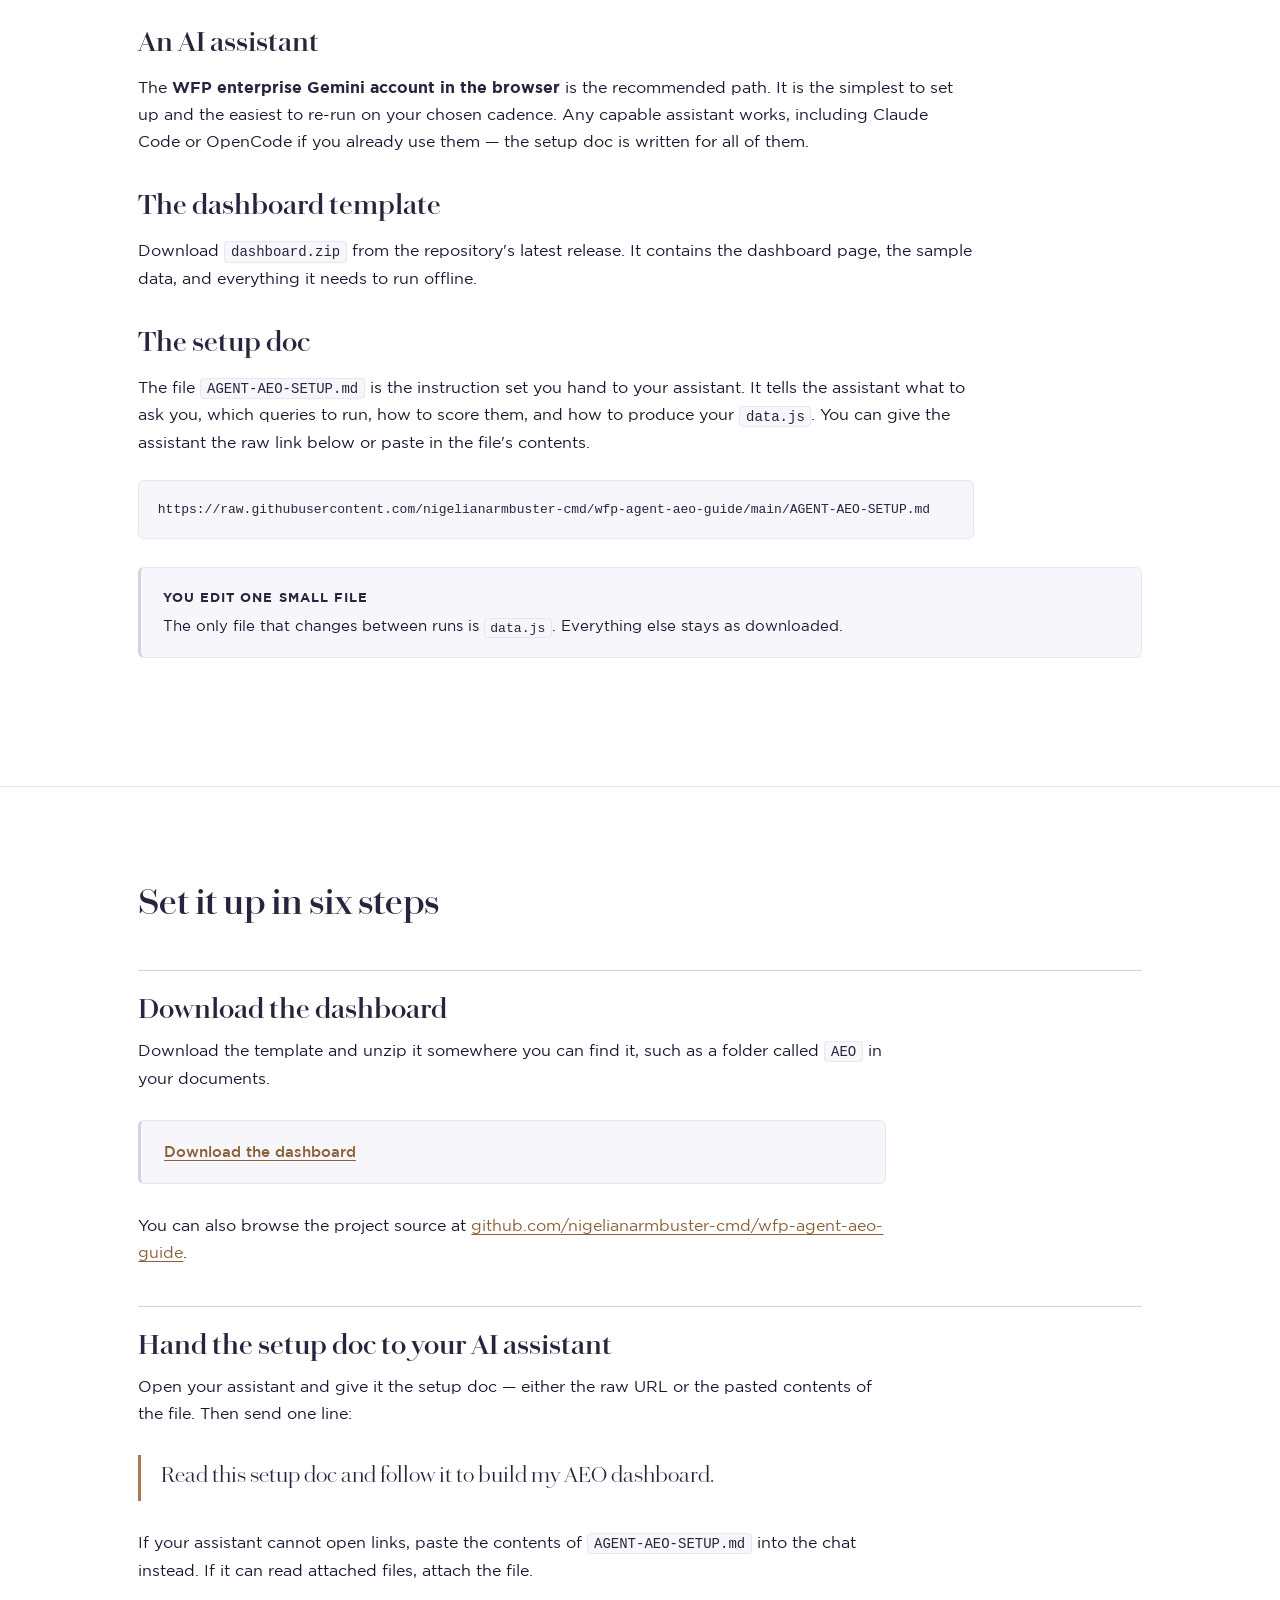
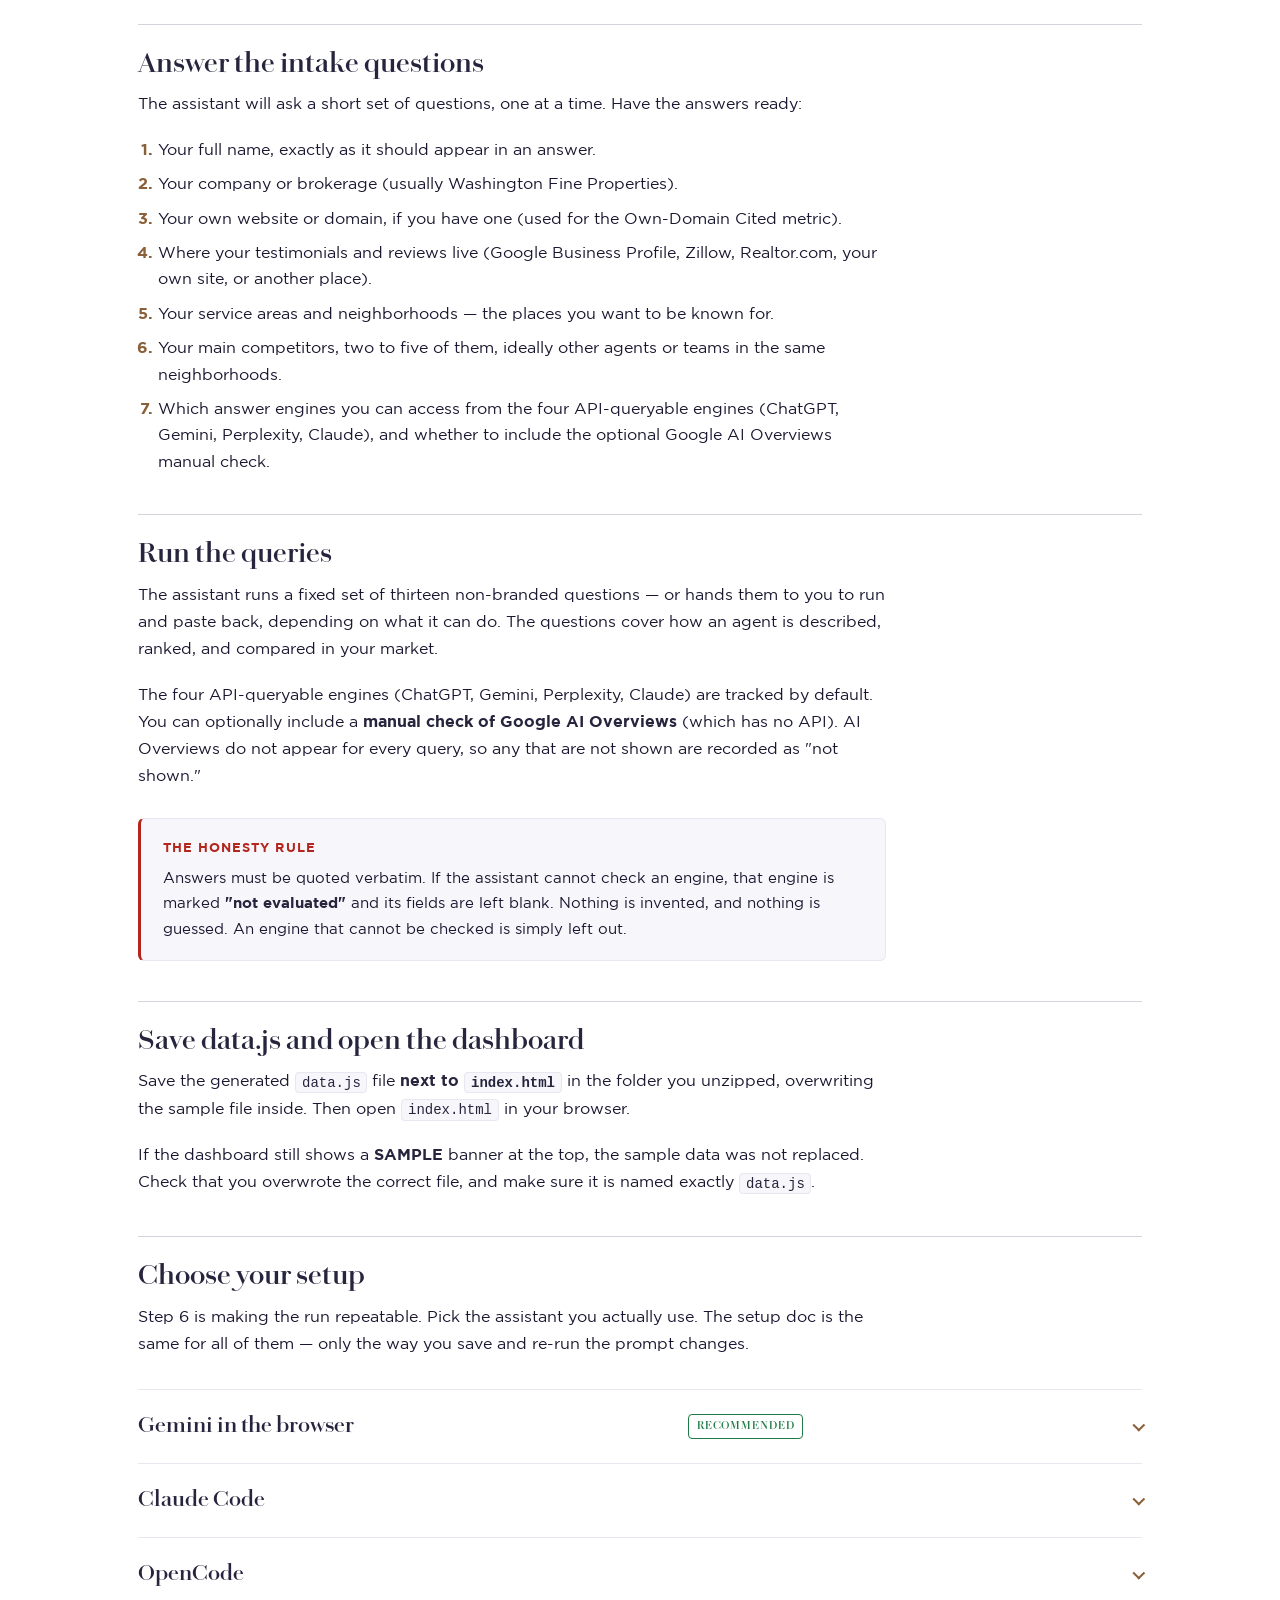
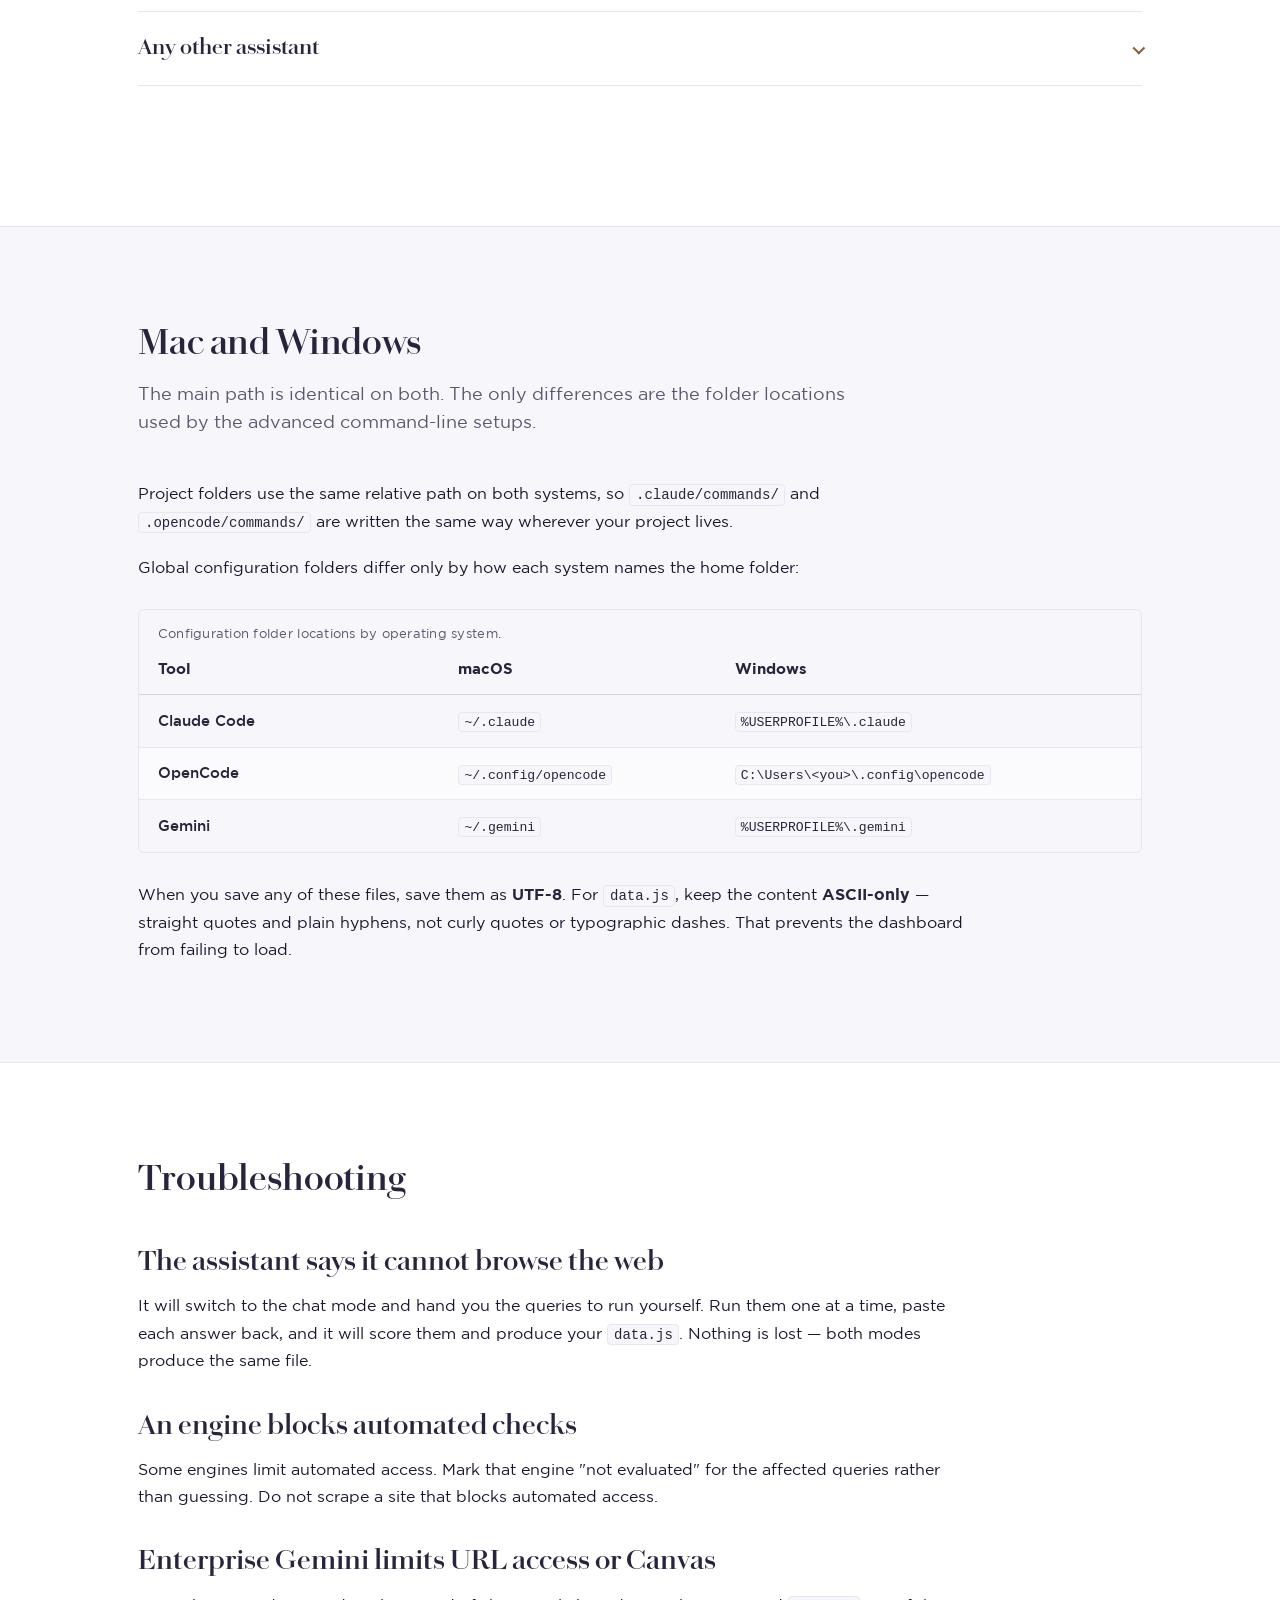
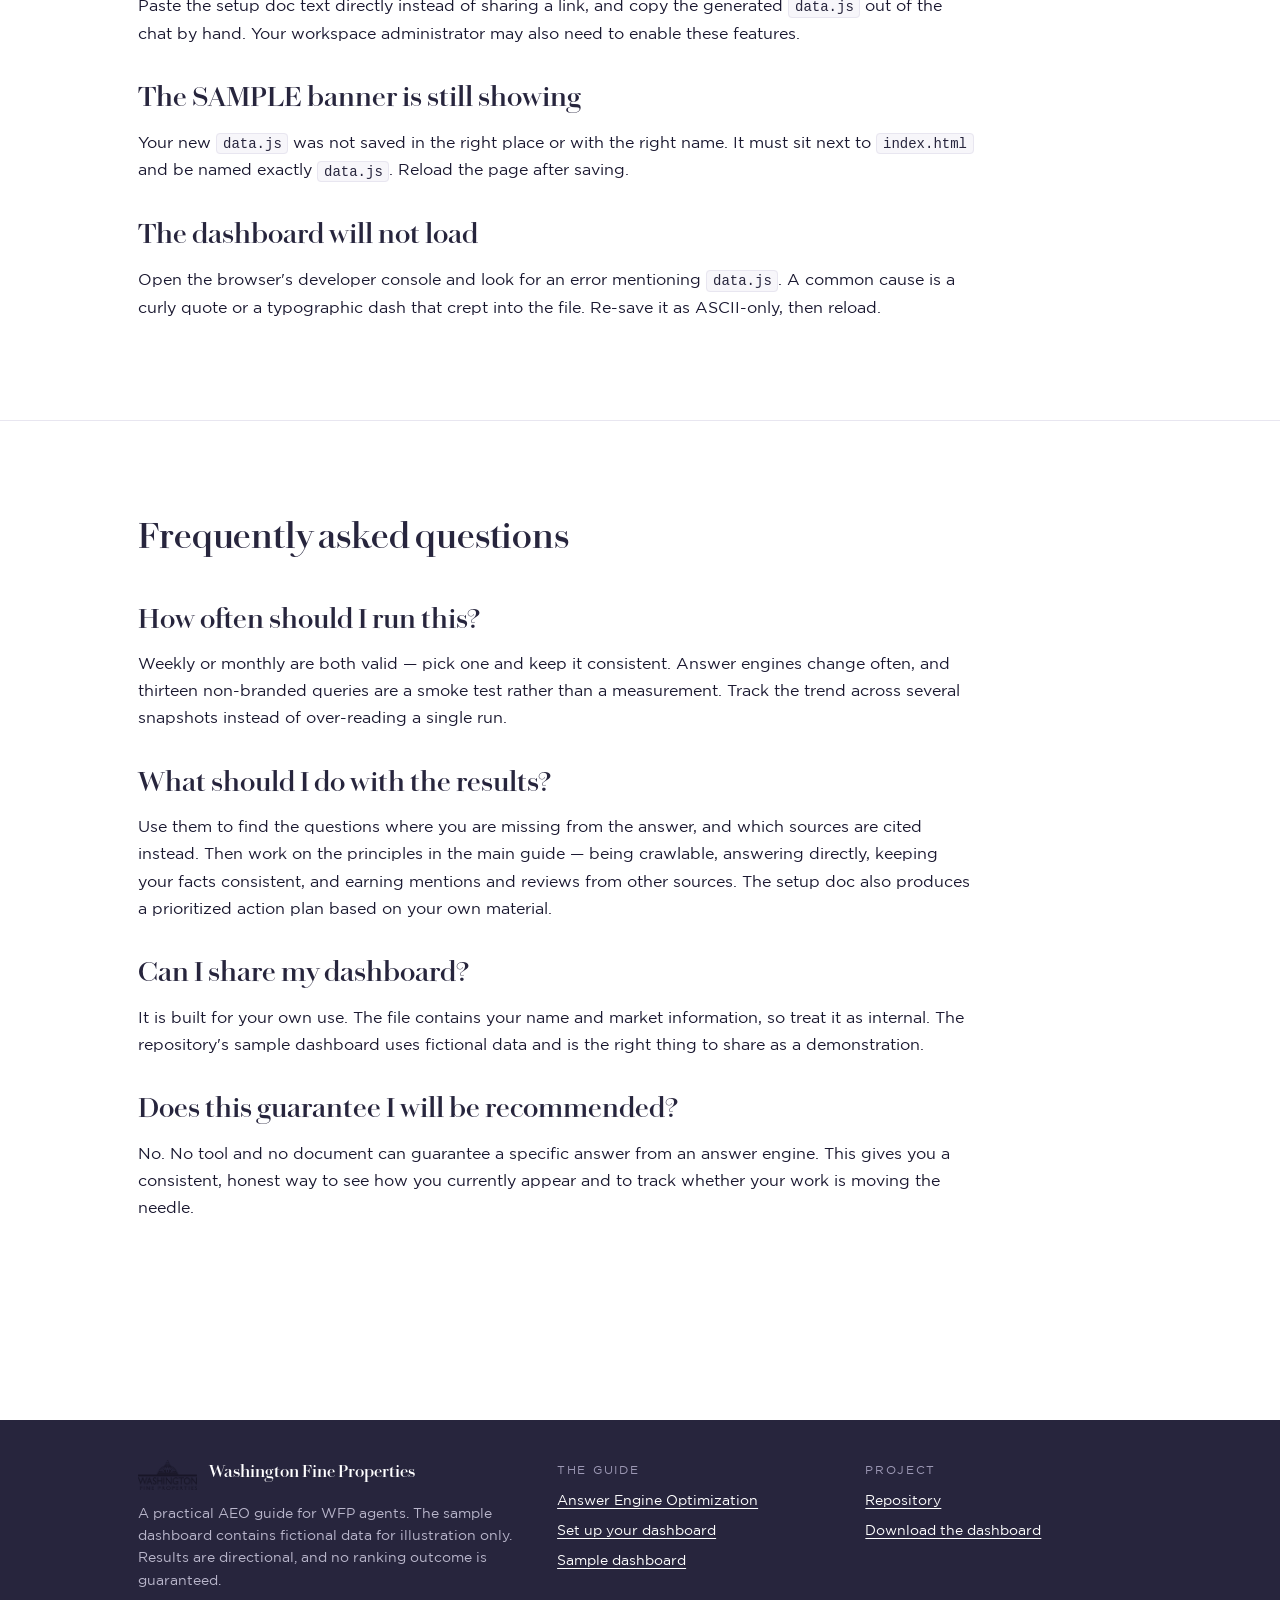
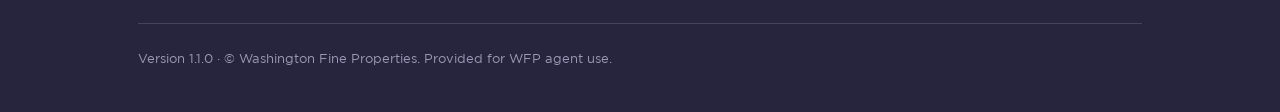
<file: setup.html>
<!DOCTYPE html>
<html lang="en">
<head>
<meta charset="UTF-8">
<meta name="viewport" content="width=device-width, initial-scale=1">
<title>Set Up Your Own AEO Dashboard</title>
<meta name="description" content="A step-by-step guide for Washington Fine Properties agents to build and re-run a personal Answer Engine Optimization dashboard. No coding, no API keys.">
<link rel="stylesheet" href="assets/guide.css">
<script>
  // Reveal every collapsed <details> before printing so the print view is complete.
  // A closed <details> hides its content regardless of CSS (spec: "Choose your setup").
  window.addEventListener('beforeprint', function () {
    var items = document.querySelectorAll('details');
    for (var i = 0; i < items.length; i++) { items[i].open = true; }
  });
</script>
</head>
<body>
<!--
  Design read: educational editorial how-to for non-technical luxury real estate
  professionals; heritage-premium WFP language; restrained motion; print-first.
  Dials VARIANCE 4 / MOTION 3 / DENSITY 4. Light-only, logo-only imagery,
  em-dashes kept (WFP house voice). No external network resources.
-->
<a class="skip-link" href="#main">Skip to content</a>

<header class="site-header">
  <div class="wrap site-header__inner">
    <a class="brand" href="index.html">
      <img class="brand__logo" src="assets/WFP-Logo-Blue-HiRes.png" alt="Washington Fine Properties logo" width="66" height="34">
      <span class="brand__wordmark">WFP AEO Guide<span>Answer Engine Optimization</span></span>
    </a>
    <nav class="site-nav" aria-label="Primary">
      <a href="index.html">The guide</a>
      <a href="setup.html" aria-current="page">Setup guide</a>
      <a href="dashboard/index.html" target="_blank" rel="noopener noreferrer">Sample dashboard</a>
    </nav>
  </div>
</header>

<main id="main">

  <!-- ============================================================
       HERO - eyebrow, H1, subtitle, CTAs (4 text elements)
       ============================================================ -->
  <section class="hero" aria-labelledby="hero-title">
    <div class="wrap hero__inner">
      <p class="hero__eyebrow">AEO how-to</p>
      <h1 class="hero__title" id="hero-title">Set Up Your Own AEO Dashboard</h1>
      <p class="hero__subtitle">Build a personal dashboard that tracks how answer engines describe you, and re-run it on a regular cadence (weekly or monthly).</p>
      <div class="btn-row">
        <a class="btn btn--primary" href="https://github.com/nigelianarmbuster-cmd/wfp-agent-aeo-guide/releases/latest/download/dashboard.zip">Download the dashboard</a>
        <a class="btn btn--secondary" href="dashboard/index.html" target="_blank" rel="noopener noreferrer">Open the sample dashboard</a>
      </div>
    </div>
  </section>

  <!-- ============================================================
       1. INTRO - what you'll build
       ============================================================ -->
  <section class="section" aria-labelledby="intro-title">
    <div class="wrap">
      <div class="section-head">
        <h2 class="section-head__title" id="intro-title">What you will build</h2>
      </div>
      <div class="prose">
        <p class="lead">A personal AEO dashboard. It is a single web page you open in your browser. It shows how often the four API answer engines — ChatGPT, Gemini, Perplexity, and Claude (with Google AI Overviews as an optional manual check) — name you, cite your website, and recommend you when someone asks a real estate question in your market.</p>
        <p>You will run it the same way each time, so you can compare snapshot to snapshot and see whether your visibility is improving (weekly or monthly are both valid — pick one and keep it consistent). The first setup takes about <strong>30 to 60 minutes</strong>. After that, recurring re-runs are much faster.</p>
        <p>There is <strong>no coding and no API keys</strong>. You or your AI assistant produce one small data file, and the dashboard reads it.</p>
      </div>
      <div class="callout callout--info">
        <span class="callout__title">Before you start</span>
        <p>Read the main guide first if you have not. It explains what AEO is, why it matters, and the eight principles behind it.</p>
        <p class="mb-0"><a class="link" href="index.html">Read the AEO guide</a></p>
      </div>
    </div>
  </section>

  <!-- ============================================================
       2. WHAT YOU NEED
       ============================================================ -->
  <section class="section" aria-labelledby="needs-title">
    <div class="wrap">
      <div class="section-head">
        <h2 class="section-head__title" id="needs-title">What you need</h2>
        <p class="section-head__lead">Three things, and one of them does almost all the work.</p>
      </div>

      <div class="prose prose--wide">
        <h3 class="subhead mt-0">An AI assistant</h3>
        <p>The <strong>WFP enterprise Gemini account in the browser</strong> is the recommended path. It is the simplest to set up and the easiest to re-run on your chosen cadence. Any capable assistant works, including Claude Code or OpenCode if you already use them — the setup doc is written for all of them.</p>

        <h3 class="subhead">The dashboard template</h3>
        <p>Download <code>dashboard.zip</code> from the repository's latest release. It contains the dashboard page, the sample data, and everything it needs to run offline.</p>

        <h3 class="subhead">The setup doc</h3>
        <p>The file <code>AGENT-AEO-SETUP.md</code> is the instruction set you hand to your assistant. It tells the assistant what to ask you, which queries to run, how to score them, and how to produce your <code>data.js</code>. You can give the assistant the raw link below or paste in the file's contents.</p>
        <pre><code>https://raw.githubusercontent.com/nigelianarmbuster-cmd/wfp-agent-aeo-guide/main/AGENT-AEO-SETUP.md</code></pre>
      </div>

      <div class="callout">
        <span class="callout__title">You edit one small file</span>
        <p class="mb-0">The only file that changes between runs is <code>data.js</code>. Everything else stays as downloaded.</p>
      </div>
    </div>
  </section>

  <!-- ============================================================
       3. THE STEPS
       ============================================================ -->
  <section class="section" aria-labelledby="steps-title">
    <div class="wrap">
      <div class="section-head">
        <h2 class="section-head__title" id="steps-title">Set it up in six steps</h2>
      </div>

      <!-- Step 1 -->
      <article class="step" aria-labelledby="step-1">
        <h3 class="step__title" id="step-1">Download the dashboard</h3>
        <div class="step__body prose">
          <p>Download the template and unzip it somewhere you can find it, such as a folder called <code>AEO</code> in your documents.</p>
          <div class="callout">
            <p class="mb-0"><a class="btn btn--link" href="https://github.com/nigelianarmbuster-cmd/wfp-agent-aeo-guide/releases/latest/download/dashboard.zip">Download the dashboard</a></p>
          </div>
          <p>You can also browse the project source at <a href="https://github.com/nigelianarmbuster-cmd/wfp-agent-aeo-guide">github.com/nigelianarmbuster-cmd/wfp-agent-aeo-guide</a>.</p>
        </div>
      </article>

      <!-- Step 2 -->
      <article class="step" aria-labelledby="step-2">
        <h3 class="step__title" id="step-2">Hand the setup doc to your AI assistant</h3>
        <div class="step__body prose">
          <p>Open your assistant and give it the setup doc — either the raw URL or the pasted contents of the file. Then send one line:</p>
          <blockquote><p>Read this setup doc and follow it to build my AEO dashboard.</p></blockquote>
          <p>If your assistant cannot open links, paste the contents of <code>AGENT-AEO-SETUP.md</code> into the chat instead. If it can read attached files, attach the file.</p>
        </div>
      </article>

      <!-- Step 3 -->
      <article class="step" aria-labelledby="step-3">
        <h3 class="step__title" id="step-3">Answer the intake questions</h3>
        <div class="step__body prose">
          <p>The assistant will ask a short set of questions, one at a time. Have the answers ready:</p>
          <ol>
            <li>Your full name, exactly as it should appear in an answer.</li>
            <li>Your company or brokerage (usually Washington Fine Properties).</li>
            <li>Your own website or domain, if you have one (used for the Own-Domain Cited metric).</li>
            <li>Where your testimonials and reviews live (Google Business Profile, Zillow, Realtor.com, your own site, or another place).</li>
            <li>Your service areas and neighborhoods — the places you want to be known for.</li>
            <li>Your main competitors, two to five of them, ideally other agents or teams in the same neighborhoods.</li>
            <li>Which answer engines you can access from the four API-queryable engines (ChatGPT, Gemini, Perplexity, Claude), and whether to include the optional Google AI Overviews manual check.</li>
          </ol>
        </div>
      </article>

      <!-- Step 4 -->
      <article class="step" aria-labelledby="step-4">
        <h3 class="step__title" id="step-4">Run the queries</h3>
        <div class="step__body prose">
          <p>The assistant runs a fixed set of thirteen non-branded questions — or hands them to you to run and paste back, depending on what it can do. The questions cover how an agent is described, ranked, and compared in your market.</p>
          <p>The four API-queryable engines (ChatGPT, Gemini, Perplexity, Claude) are tracked by default. You can optionally include a <strong>manual check of Google AI Overviews</strong> (which has no API). AI Overviews do not appear for every query, so any that are not shown are recorded as "not shown."</p>
          <div class="callout callout--caution">
            <span class="callout__title">The honesty rule</span>
            <p>Answers must be quoted verbatim. If the assistant cannot check an engine, that engine is marked <strong>"not evaluated"</strong> and its fields are left blank. Nothing is invented, and nothing is guessed. An engine that cannot be checked is simply left out.</p>
          </div>
        </div>
      </article>

      <!-- Step 5 -->
      <article class="step" aria-labelledby="step-5">
        <h3 class="step__title" id="step-5">Save data.js and open the dashboard</h3>
        <div class="step__body prose">
          <p>Save the generated <code>data.js</code> file <strong>next to <code>index.html</code></strong> in the folder you unzipped, overwriting the sample file inside. Then open <code>index.html</code> in your browser.</p>
          <p>If the dashboard still shows a <strong>SAMPLE</strong> banner at the top, the sample data was not replaced. Check that you overwrote the correct file, and make sure it is named exactly <code>data.js</code>.</p>
        </div>
      </article>

      <!-- Step 6 - Choose your setup reveal -->
      <article class="step" aria-labelledby="step-6">
        <h3 class="step__title" id="step-6">Choose your setup</h3>
        <div class="step__body prose">
          <p>Step 6 is making the run repeatable. Pick the assistant you actually use. The setup doc is the same for all of them — only the way you save and re-run the prompt changes.</p>
        </div>

        <div class="reveal-group">
          <details class="reveal">
            <summary>Gemini in the browser <span class="tag tag--helps">Recommended</span></summary>
            <div class="reveal__body">
              <p>Save the run prompt as a Gem (or as a reusable prompt you can paste) so you do not retype it for each recurring run.</p>
              <ol>
                <li>Create a Gem in the WFP enterprise Gemini workspace and paste in the recurring run prompt from the setup doc.</li>
                <li>Keep your <code>aeo-state.md</code> and your latest <code>data.js</code> in one folder. Re-attach both each run so the assistant remembers your query set and history.</li>
                <li>When the run finishes, use Canvas to download the updated <code>data.js</code>.</li>
                <li>Save it next to <code>index.html</code>, overwriting the old copy, and reopen the dashboard.</li>
              </ol>
              <p class="text-muted mb-0">If your enterprise settings limit URL access or Canvas, paste the setup doc text directly and copy the generated file out manually.</p>
            </div>
          </details>

          <details class="reveal">
            <summary>Claude Code</summary>
            <div class="reveal__body">
              <p>Create a custom command file at <code>.claude/commands/wfp-aeo-run.md</code> in your project folder and paste in the recurring run prompt. You then type <code>/wfp-aeo-run</code> each time to re-run it.</p>
              <p class="text-muted mb-0">Note: Claude Code is moving custom commands into skills, so this path may change. The commands path still works today.</p>
            </div>
          </details>

          <details class="reveal">
            <summary>OpenCode</summary>
            <div class="reveal__body">
              <p class="mb-0">Create a command file at <code>.opencode/commands/wfp-aeo-run.md</code> in your project folder and paste in the recurring run prompt. The singular folder form, <code>.opencode/command/</code>, also works.</p>
            </div>
          </details>

          <details class="reveal">
            <summary>Any other assistant</summary>
            <div class="reveal__body">
              <p>Use this portable prompt. Paste it at the start of each run, along with your current <code>aeo-state.md</code> if you have one.</p>
              <pre><code>Read this setup doc and follow it to build my AEO dashboard.
Then run the follow-up: re-run the fixed query set,
score the results, and produce an updated data.js.
Keep answers verbatim, mark anything you cannot check as
"not evaluated", and do not invent results.</code></pre>
              <p class="text-muted mb-0">Any assistant that can browse the web and produce a file will do the whole run for you. If it cannot browse, it will give you the queries to run by hand.</p>
            </div>
          </details>
        </div>
      </article>
    </div>
  </section>

  <!-- ============================================================
       4. MAC VS WINDOWS
       ============================================================ -->
  <section class="section section--soft" aria-labelledby="os-title">
    <div class="wrap">
      <div class="section-head">
        <h2 class="section-head__title" id="os-title">Mac and Windows</h2>
        <p class="section-head__lead">The main path is identical on both. The only differences are the folder locations used by the advanced command-line setups.</p>
      </div>
      <div class="prose prose--wide">
        <p>Project folders use the same relative path on both systems, so <code>.claude/commands/</code> and <code>.opencode/commands/</code> are written the same way wherever your project lives.</p>
        <p>Global configuration folders differ only by how each system names the home folder:</p>
      </div>

      <div class="table-wrap">
        <table class="table table--keyed">
          <caption>Configuration folder locations by operating system.</caption>
          <thead>
            <tr>
              <th scope="col">Tool</th>
              <th scope="col">macOS</th>
              <th scope="col">Windows</th>
            </tr>
          </thead>
          <tbody>
            <tr>
              <th scope="row">Claude Code</th>
              <td><code>~/.claude</code></td>
              <td><code>%USERPROFILE%\.claude</code></td>
            </tr>
            <tr>
              <th scope="row">OpenCode</th>
              <td><code>~/.config/opencode</code></td>
              <td><code>C:\Users\&lt;you&gt;\.config\opencode</code></td>
            </tr>
            <tr>
              <th scope="row">Gemini</th>
              <td><code>~/.gemini</code></td>
              <td><code>%USERPROFILE%\.gemini</code></td>
            </tr>
          </tbody>
        </table>
      </div>

      <div class="prose prose--wide">
        <p>When you save any of these files, save them as <strong>UTF-8</strong>. For <code>data.js</code>, keep the content <strong>ASCII-only</strong> — straight quotes and plain hyphens, not curly quotes or typographic dashes. That prevents the dashboard from failing to load.</p>
      </div>
    </div>
  </section>

  <!-- ============================================================
       5. TROUBLESHOOTING
       ============================================================ -->
  <section class="section" aria-labelledby="trouble-title">
    <div class="wrap">
      <div class="section-head">
        <h2 class="section-head__title" id="trouble-title">Troubleshooting</h2>
      </div>
      <div class="prose prose--wide">
        <h3 class="subhead mt-0">The assistant says it cannot browse the web</h3>
        <p>It will switch to the chat mode and hand you the queries to run yourself. Run them one at a time, paste each answer back, and it will score them and produce your <code>data.js</code>. Nothing is lost — both modes produce the same file.</p>

        <h3 class="subhead">An engine blocks automated checks</h3>
        <p>Some engines limit automated access. Mark that engine "not evaluated" for the affected queries rather than guessing. Do not scrape a site that blocks automated access.</p>

        <h3 class="subhead">Enterprise Gemini limits URL access or Canvas</h3>
        <p>Paste the setup doc text directly instead of sharing a link, and copy the generated <code>data.js</code> out of the chat by hand. Your workspace administrator may also need to enable these features.</p>

        <h3 class="subhead">The SAMPLE banner is still showing</h3>
        <p>Your new <code>data.js</code> was not saved in the right place or with the right name. It must sit next to <code>index.html</code> and be named exactly <code>data.js</code>. Reload the page after saving.</p>

        <h3 class="subhead">The dashboard will not load</h3>
        <p>Open the browser's developer console and look for an error mentioning <code>data.js</code>. A common cause is a curly quote or a typographic dash that crept into the file. Re-save it as ASCII-only, then reload.</p>
      </div>
    </div>
  </section>

  <!-- ============================================================
       6. FAQ
       ============================================================ -->
  <section class="section" aria-labelledby="faq-title">
    <div class="wrap">
      <div class="section-head">
        <h2 class="section-head__title" id="faq-title">Frequently asked questions</h2>
      </div>
      <div class="prose prose--wide">
        <h3 class="subhead mt-0">How often should I run this?</h3>
        <p>Weekly or monthly are both valid — pick one and keep it consistent. Answer engines change often, and thirteen non-branded queries are a smoke test rather than a measurement. Track the trend across several snapshots instead of over-reading a single run.</p>

        <h3 class="subhead">What should I do with the results?</h3>
        <p>Use them to find the questions where you are missing from the answer, and which sources are cited instead. Then work on the principles in the main guide — being crawlable, answering directly, keeping your facts consistent, and earning mentions and reviews from other sources. The setup doc also produces a prioritized action plan based on your own material.</p>

        <h3 class="subhead">Can I share my dashboard?</h3>
        <p>It is built for your own use. The file contains your name and market information, so treat it as internal. The repository's sample dashboard uses fictional data and is the right thing to share as a demonstration.</p>

        <h3 class="subhead">Does this guarantee I will be recommended?</h3>
        <p>No. No tool and no document can guarantee a specific answer from an answer engine. This gives you a consistent, honest way to see how you currently appear and to track whether your work is moving the needle.</p>
      </div>
    </div>
  </section>

</main>

<footer class="site-footer">
  <div class="wrap">
    <div class="site-footer__grid">
      <div>
        <div class="site-footer__brand">
          <img src="assets/WFP-Logo-Blue-HiRes.png" alt="Washington Fine Properties logo" width="66" height="34">
          <strong>Washington Fine Properties</strong>
        </div>
        <p class="site-footer__notice">A practical AEO guide for WFP agents. The sample dashboard contains fictional data for illustration only. Results are directional, and no ranking outcome is guaranteed.</p>
      </div>
      <div>
        <p class="site-footer__col-title">The guide</p>
        <ul class="site-footer__links">
          <li><a href="index.html">Answer Engine Optimization</a></li>
          <li><a href="setup.html">Set up your dashboard</a></li>
          <li><a href="dashboard/index.html" target="_blank" rel="noopener noreferrer">Sample dashboard</a></li>
        </ul>
      </div>
      <div>
        <p class="site-footer__col-title">Project</p>
        <ul class="site-footer__links">
          <li><a href="https://github.com/nigelianarmbuster-cmd/wfp-agent-aeo-guide">Repository</a></li>
          <li><a href="https://github.com/nigelianarmbuster-cmd/wfp-agent-aeo-guide/releases/latest/download/dashboard.zip">Download the dashboard</a></li>
        </ul>
      </div>
    </div>
    <p class="site-footer__legal">Version 1.1.0 · © Washington Fine Properties. Provided for WFP agent use.</p>
  </div>
</footer>

</body>
</html>
</file>
<file: assets/guide.css>
/* ============================================================================
   WFP AEO Guide - Shared Brand Design System
   ----------------------------------------------------------------------------
   Design read: educational editorial guide for non-technical luxury real
   estate professionals; heritage-premium WFP language; restrained motion;
   print-first. Dials: VARIANCE 4 / MOTION 3 / DENSITY 4.

   Documented deviations from the design-taste-frontend skill (per spec s2):
     - Light theme only (brand-locked, print-friendly).
     - No photography; logo + type + brand color only.
     - Em-dashes kept (WFP house voice).
     - Static HTML/CSS; no build step.
     - Chiswick serif and navy/gold are brand-mandated.

   Shape lock: one radius (6px). Accent lock: one accent (gold).
   ========================================================================== */


/* ---------------------------------------------------------------------------
   1. Fonts - self-hosted brand fonts (pages in AEO Guide/, CSS in assets/,
      so ../fonts/ resolves to AEO Guide/fonts/).
   ------------------------------------------------------------------------ */

@font-face {
  font-family: 'Chiswick';
  src: url('../fonts/ChiswickHeadline-Light.otf') format('opentype');
  font-weight: 300;
  font-style: normal;
  font-display: swap;
}
@font-face {
  font-family: 'Chiswick';
  src: url('../fonts/ChiswickHeadline-Semibold.otf') format('opentype');
  font-weight: 600;
  font-style: normal;
  font-display: swap;
}
@font-face {
  font-family: 'Gotham';
  src: url('../fonts/GothamHTFBook.ttf') format('truetype');
  font-weight: 400;
  font-style: normal;
  font-display: swap;
}
@font-face {
  font-family: 'Gotham';
  src: url('../fonts/GothamHTFMedium.ttf') format('truetype');
  font-weight: 500;
  font-style: normal;
  font-display: swap;
}
@font-face {
  font-family: 'Gotham';
  src: url('../fonts/GothamHTFBold.ttf') format('truetype');
  font-weight: 700;
  font-style: normal;
  font-display: swap;
}


/* ---------------------------------------------------------------------------
   2. Design tokens (spec s2) - single source of truth for color, type, space.
   ------------------------------------------------------------------------ */

:root {
  /* Brand color */
  --navy:           #27253D;
  --gold:           #A9794D;   /* the single accent */
  --gold-deep:      #8A6038;   /* darker gold for text-on-light AA */
  --white:          #FFFFFF;
  --ink:            #1A1830;

  /* Surfaces and lines */
  --bg-soft:        #F7F6FA;
  --border:         #E8E6F0;
  --border-strong:  #D6D3E0;

  /* Text */
  --muted:          #5A5770;
  --muted-2:        #625E78;

  /* Data states only - never decoration */
  --green:          #1E7A46;
  --red:            #B3261E;

  /* Shape lock */
  --radius:         6px;

  /* Type families */
  --font-display:   'Chiswick', Georgia, 'Times New Roman', serif;
  --font-body:      'Gotham', 'Helvetica Neue', Arial, sans-serif;

  /* Type scale (display) */
  --step--1:        0.8125rem;  /* 13px - fine print */
  --step-0:         1rem;       /* 16px - body */
  --step-1:         1.125rem;   /* 18px - lead */
  --step-2:         1.375rem;   /* 22px - h4 */
  --step-3:         1.75rem;    /* 28px - h3 */
  --step-4:         2.25rem;    /* 36px - h2 */
  --step-5:         clamp(2.5rem, 1.9rem + 2.6vw, 3.75rem);  /* h1 */

  /* Measure + rhythm */
  --measure:        68ch;       /* body line length ~65-72ch */
  --measure-wide:   76ch;
  --section-gap:    clamp(4rem, 3rem + 4vw, 7rem);
  --gutter:         clamp(1.25rem, 0.8rem + 2vw, 2.5rem);
  --content-max:    1080px;

  /* Motion */
  --ease:           cubic-bezier(0.16, 1, 0.3, 1);
  --dur:            220ms;
}


/* ---------------------------------------------------------------------------
   3. Reset + base
   ------------------------------------------------------------------------ */

*,
*::before,
*::after { box-sizing: border-box; }

html {
  -webkit-text-size-adjust: 100%;
  scroll-behavior: smooth;
}

body {
  margin: 0;
  font-family: var(--font-body);
  font-weight: 400;
  font-size: var(--step-0);
  line-height: 1.65;
  color: var(--ink);
  background: var(--white);
  text-rendering: optimizeLegibility;
  -webkit-font-smoothing: antialiased;
}

img { max-width: 100%; height: auto; display: block; }

/* Visible, high-contrast focus for every interactive element (a11y). */
:focus-visible {
  outline: 2px solid var(--gold-deep);
  outline-offset: 2px;
  border-radius: 2px;
}
/* Remove the default only where :focus-visible is supported, so keyboard
   users always retain a visible ring. */
:focus:not(:focus-visible) { outline: none; }

::selection {
  background: var(--gold);
  color: var(--white);
}

/* Respect reduced-motion globally (MOTION dial = 3). */
@media (prefers-reduced-motion: reduce) {
  html { scroll-behavior: auto; }
  *,
  *::before,
  *::after {
    animation-duration: 0.001ms !important;
    animation-iteration-count: 1 !important;
    transition-duration: 0.001ms !important;
    scroll-behavior: auto !important;
  }
}


/* ---------------------------------------------------------------------------
   4. Layout primitives
   ------------------------------------------------------------------------ */

/* Page-level container: centers content, caps width, carries gutters. */
.wrap {
  width: 100%;
  max-width: var(--content-max);
  margin-inline: auto;
  padding-inline: var(--gutter);
}

/* Section rhythm: generous, consistent vertical cadence across pages. */
.section {
  padding-block: var(--section-gap);
}
.section + .section { border-top: 1px solid var(--border); }

/* Alternate soft-background band (used sparingly, never mid-page inversion). */
.section--soft { background: var(--bg-soft); }

/* Prose column: readable measure, centered within the container. */
.prose {
  max-width: var(--measure);
}
.prose--wide { max-width: var(--measure-wide); }


/* ---------------------------------------------------------------------------
   5. Skip link - keyboard users bypass the header.
   ------------------------------------------------------------------------ */

.skip-link {
  position: absolute;
  left: var(--gutter);
  top: -100px;
  z-index: 100;
  padding: 0.6rem 1rem;
  background: var(--navy);
  color: var(--white);
  font-weight: 500;
  font-size: var(--step--1);
  text-decoration: none;
  border-radius: var(--radius);
  transition: top var(--dur) var(--ease);
}
/* Reveal only for keyboard focus (focus-visible), so the link can never
   appear without the accompanying ring. The ring itself comes from the
   global :focus-visible rule above. Older browsers without :focus-visible
   fall back to revealing on any focus via the :focus selector below. */
.skip-link:focus-visible { top: 0.75rem; }
@supports not selector(:focus-visible) {
  .skip-link:focus { top: 0.75rem; }
}


/* ---------------------------------------------------------------------------
   6. Site header - logo + wordmark, single line, modest height cap.
   ------------------------------------------------------------------------ */

.site-header {
  border-bottom: 1px solid var(--border);
  background: var(--white);
}
.site-header__inner {
  display: flex;
  flex-wrap: wrap;
  align-items: center;
  justify-content: space-between;
  gap: 1rem;
  min-height: 68px;
  padding-block: 0.75rem;
}

/* Logo + wordmark lockup. */
.brand {
  display: inline-flex;
  align-items: center;
  gap: 0.75rem;
  text-decoration: none;
  color: var(--navy);
}
.brand__logo {
  height: 34px;
  width: auto;
}
.brand__wordmark {
  font-family: var(--font-display);
  font-weight: 600;
  font-size: 1.0625rem;
  letter-spacing: 0.01em;
  line-height: 1.1;
}
.brand__wordmark span {
  display: block;
  font-family: var(--font-body);
  font-weight: 400;
  font-size: 0.6875rem;
  letter-spacing: 0.14em;
  text-transform: uppercase;
  color: var(--muted);
}

/* Header nav: one line on desktop, quiet links.
   flex-wrap + min-width:0 let the nav drop to its own line instead of
   forcing the header to overflow on narrow phones (~360px). */
.site-nav {
  display: flex;
  flex-wrap: wrap;
  align-items: center;
  gap: 1.5rem;
  min-width: 0;
  font-size: 0.875rem;
}
.site-nav a {
  color: var(--muted);
  text-decoration: none;
  font-weight: 500;
  transition: color var(--dur) var(--ease);
}
.site-nav a:hover { color: var(--navy); }
.site-nav a[aria-current="page"] { color: var(--navy); }

@media (max-width: 767px) {
  .site-nav { gap: 1rem; }
  .brand__wordmark span { display: none; }
}

/* Narrow phones: condense the nav so it fits at ~360px without overflowing.
   The row wraps to its own line under the brand lockup if needed. */
@media (max-width: 560px) {
  .site-header__inner { gap: 0.5rem 1rem; }
  .site-nav {
    flex-basis: 100%;
    gap: 0.5rem 1rem;
    justify-content: flex-start;
  }
}


/* ---------------------------------------------------------------------------
   7. Hero - left-aligned, asymmetric, <=4 text elements.
   ------------------------------------------------------------------------ */

.hero {
  padding-block: clamp(3rem, 2rem + 5vw, 5.5rem) clamp(3rem, 2rem + 4vw, 5rem);
  border-bottom: 1px solid var(--border);
}
.hero__inner {
  /* Asymmetric: content biased to the left, generous right whitespace. */
  max-width: 44rem;
}
.hero__eyebrow {
  /* Restrained eyebrow - allowed at most once per 3 sections (spec s2). */
  margin: 0 0 1rem;
  font-size: 0.75rem;
  font-weight: 500;
  letter-spacing: 0.16em;
  text-transform: uppercase;
  color: var(--gold-deep);
}
.hero__title {
  margin: 0 0 1.25rem;
  font-family: var(--font-display);
  font-weight: 600;
  font-size: var(--step-5);
  line-height: 1.04;
  letter-spacing: -0.01em;
  color: var(--navy);
  text-wrap: balance;
}
.hero__subtitle {
  margin: 0 0 2rem;
  font-size: var(--step-1);
  line-height: 1.55;
  color: var(--muted);
  max-width: 34rem;
}


/* ---------------------------------------------------------------------------
   8. Buttons / CTAs - one accent, one radius, consistent intent per label.
   ------------------------------------------------------------------------ */

.btn {
  display: inline-flex;
  align-items: center;
  justify-content: center;
  gap: 0.5rem;
  padding: 0.8rem 1.4rem;
  font-family: var(--font-body);
  font-size: 0.9375rem;
  font-weight: 500;
  line-height: 1.2;
  white-space: nowrap;              /* CTA labels never wrap at desktop */
  text-decoration: none;
  border: 1px solid transparent;
  border-radius: var(--radius);
  cursor: pointer;
  transition: background var(--dur) var(--ease),
              border-color var(--dur) var(--ease),
              color var(--dur) var(--ease),
              transform var(--dur) var(--ease);
}
.btn:active { transform: translateY(1px); }

/* Primary: navy fill, white label (AA). */
.btn--primary {
  background: var(--navy);
  color: var(--white);
}
.btn--primary:hover { background: var(--ink); }

/* Secondary: quiet bordered action. */
.btn--secondary {
  background: var(--white);
  color: var(--navy);
  border-color: var(--border-strong);
}
.btn--secondary:hover {
  border-color: var(--navy);
  background: var(--bg-soft);
}

/* Tertiary: inline text link styled as an action. */
.btn--link {
  padding: 0;
  background: none;
  color: var(--gold-deep);
  text-decoration: underline;
  text-underline-offset: 0.2em;
}
.btn--link:hover { color: var(--navy); }

/* CTA row. */
.btn-row {
  display: flex;
  flex-wrap: wrap;
  gap: 0.875rem 1.25rem;
  align-items: center;
}

@media (max-width: 480px) {
  .btn { white-space: normal; }
  .btn-row .btn { width: 100%; }
}


/* ---------------------------------------------------------------------------
   9. Section headings - editorial heading + optional restrained eyebrow.
   ------------------------------------------------------------------------ */

.section-head {
  max-width: var(--measure);
  margin-bottom: clamp(1.75rem, 1.25rem + 2vw, 2.75rem);
}
.section-head__eyebrow {
  /* Use at most once per 3 sections across the page. */
  margin: 0 0 0.75rem;
  font-size: 0.75rem;
  font-weight: 500;
  letter-spacing: 0.16em;
  text-transform: uppercase;
  color: var(--gold-deep);
}
.section-head__title {
  margin: 0;
  font-family: var(--font-display);
  font-weight: 600;
  font-size: var(--step-4);
  line-height: 1.12;
  letter-spacing: -0.005em;
  color: var(--navy);
  text-wrap: balance;
}
.section-head__lead {
  margin: 0.875rem 0 0;
  font-size: var(--step-1);
  line-height: 1.55;
  color: var(--muted);
}

/* In-section subheadings. */
.subhead {
  margin: 2.25rem 0 0.75rem;
  font-family: var(--font-display);
  font-weight: 600;
  font-size: var(--step-3);
  line-height: 1.2;
  color: var(--navy);
}
.subhead--sm {
  margin: 1.75rem 0 0.5rem;
  font-size: var(--step-2);
}


/* ---------------------------------------------------------------------------
   10. Body prose - paragraphs, lists, blockquote, inline code, links.
   ------------------------------------------------------------------------ */

.prose p {
  margin: 0 0 1.15em;
  line-height: 1.7;
}
.prose > :last-child { margin-bottom: 0; }

.prose a,
.link {
  color: var(--gold-deep);
  text-decoration: underline;
  text-underline-offset: 0.18em;
  text-decoration-thickness: 1px;
  transition: color var(--dur) var(--ease);
}
.prose a:hover,
.link:hover { color: var(--navy); }

.prose strong { font-weight: 700; color: var(--navy); }

/* Lists: modest, well-spaced, brand-colored markers. */
.prose ul,
.prose ol {
  margin: 0 0 1.15em;
  padding-left: 1.25em;
}
.prose li { margin-bottom: 0.5em; line-height: 1.65; }
.prose li::marker { color: var(--gold-deep); }

/* Lead paragraph - larger opening line. */
.lead {
  font-size: var(--step-1);
  line-height: 1.55;
  color: var(--muted);
}

/* Section-level blockquote: restrained, no giant quote glyph decoration. */
.prose blockquote {
  margin: 1.75rem 0;
  padding: 0.25rem 0 0.25rem 1.25rem;
  border-left: 3px solid var(--gold);
  color: var(--navy);
  font-family: var(--font-display);
  font-weight: 300;
  font-size: var(--step-2);
  line-height: 1.4;
}
.prose blockquote p { margin: 0; }
.prose blockquote cite {
  display: block;
  margin-top: 0.75rem;
  font-family: var(--font-body);
  font-style: normal;
  font-size: 0.8125rem;
  letter-spacing: 0.04em;
  color: var(--muted);
}

/* Inline code - setup doc names, file paths, values. */
code,
.code {
  font-family: ui-monospace, 'SFMono-Regular', Menlo, Consolas, monospace;
  font-size: 0.875em;
  padding: 0.12em 0.4em;
  background: var(--bg-soft);
  border: 1px solid var(--border);
  border-radius: 4px;
  color: var(--navy);
}
pre {
  margin: 1.5rem 0;
  padding: 1rem 1.15rem;
  background: var(--bg-soft);
  border: 1px solid var(--border);
  border-radius: var(--radius);
  overflow-x: auto;
  line-height: 1.55;
}
pre code {
  padding: 0;
  border: 0;
  background: none;
  font-size: 0.8125rem;
}


/* ---------------------------------------------------------------------------
   11. Tables - clean editorial data, sparse dividers (no hairline per row).
   Used for comparison and definition tables.
   ------------------------------------------------------------------------ */

.table-wrap {
  margin: 1.75rem 0;
  overflow-x: auto;
  border: 1px solid var(--border);
  border-radius: var(--radius);
}
.table {
  width: 100%;
  border-collapse: collapse;
  font-size: 0.9375rem;
  line-height: 1.5;
}
.table caption {
  caption-side: top;
  text-align: left;
  padding: 0.85rem 1.15rem 0;
  font-size: 0.8125rem;
  letter-spacing: 0.02em;
  color: var(--muted);
}
.table th,
.table td {
  padding: 0.9rem 1.15rem;
  text-align: left;
  vertical-align: top;
  border-bottom: 1px solid var(--border);   /* one rule per row group */
}
/* Header: soft band + strong rule, no double hairline. */
.table thead th {
  background: var(--bg-soft);
  font-weight: 700;
  color: var(--navy);
  border-bottom: 1px solid var(--border-strong);
  white-space: nowrap;
}
/* The final row drops its rule so the container border closes the table. */
.table tbody tr:last-child th,
.table tbody tr:last-child td { border-bottom: 0; }
/* Soft zebra improves scanning without heavy per-row lines. */
.table tbody tr:nth-child(even) td,
.table tbody tr:nth-child(even) th { background: #FBFAFD; }

/* First column reads as the row label. */
.table--keyed tbody th {
  font-weight: 500;
  color: var(--navy);
  width: 30%;
}
.table td.num { font-variant-numeric: tabular-nums; white-space: nowrap; }


/* ---------------------------------------------------------------------------
   12. Callouts - info and caution notices. Left accent rule, no heavy fill.
   ------------------------------------------------------------------------ */

.callout {
  margin: 1.75rem 0;
  padding: 1.15rem 1.35rem;
  background: var(--bg-soft);
  border: 1px solid var(--border);
  border-left: 3px solid var(--border-strong);
  border-radius: var(--radius);
}
.callout__title {
  display: block;
  margin: 0 0 0.4rem;
  font-family: var(--font-body);
  font-weight: 700;
  font-size: 0.8125rem;
  letter-spacing: 0.08em;
  text-transform: uppercase;
  color: var(--navy);
}
.callout p { margin: 0 0 0.75rem; font-size: 0.9375rem; }
.callout p:last-child { margin-bottom: 0; }
.callout ul,
.callout ol { margin: 0 0 0.75rem; padding-left: 1.2em; }
.callout li { margin-bottom: 0.35em; font-size: 0.9375rem; }

.callout--info { border-left-color: var(--gold); }
.callout--info .callout__title { color: var(--gold-deep); }
.callout--caution { border-left-color: var(--red); }
.callout--caution .callout__title { color: var(--red); }

/* Small inline label for "Required" / "Helps" style tags. */
.tag {
  display: inline-block;
  padding: 0.15rem 0.5rem;
  font-size: 0.6875rem;
  font-weight: 700;
  letter-spacing: 0.08em;
  text-transform: uppercase;
  border-radius: 4px;
  border: 1px solid currentColor;
}
.tag--required { color: var(--red); }
.tag--helps    { color: var(--green); }


/* ---------------------------------------------------------------------------
   13. Metric definition list - dashboard metrics with plain-language meaning.
   Two-column definition layout: term | definition.
   ------------------------------------------------------------------------ */

.metric-list {
  margin: 1.75rem 0;
  display: grid;
  grid-template-columns: minmax(9rem, 14rem) 1fr;
  border-top: 1px solid var(--border);
}
.metric-list dt {
  padding: 1rem 1.25rem 1rem 0;
  border-bottom: 1px solid var(--border);
  font-family: var(--font-display);
  font-weight: 600;
  font-size: 1.0625rem;
  color: var(--navy);
}
.metric-list dd {
  margin: 0;
  padding: 1rem 0;
  border-bottom: 1px solid var(--border);
  font-size: 0.9375rem;
  color: var(--ink);
}
.metric-list dt:last-of-type,
.metric-list dd:last-of-type { border-bottom: 0; }

@media (max-width: 767px) {
  .metric-list { grid-template-columns: 1fr; }
  .metric-list dt { padding-bottom: 0.25rem; border-bottom: 0; }
  .metric-list dd { padding-top: 0.25rem; }
}


/* ---------------------------------------------------------------------------
   14. CTA card grid - 2-up asymmetric (NOT 3 equal cards).
   Two destination cards for the two distinct intents (view sample / set up own).
   ------------------------------------------------------------------------ */

.card-grid {
  display: grid;
  grid-template-columns: 1.15fr 0.85fr;   /* intentional asymmetry */
  gap: 1.5rem;
  margin: 2rem 0;
  align-items: stretch;
}
.card {
  display: flex;
  flex-direction: column;
  padding: 1.75rem;
  background: var(--white);
  border: 1px solid var(--border-strong);
  border-radius: var(--radius);
  transition: border-color var(--dur) var(--ease),
              transform var(--dur) var(--ease);
}
.card:hover { border-color: var(--navy); transform: translateY(-2px); }
.card--feature { background: var(--bg-soft); }

.card__title {
  margin: 0 0 0.6rem;
  font-family: var(--font-display);
  font-weight: 600;
  font-size: var(--step-2);
  line-height: 1.2;
  color: var(--navy);
}
.card__body {
  margin: 0 0 1.5rem;
  font-size: 0.9375rem;
  line-height: 1.6;
  color: var(--muted);
}
/* Button pushed to the bottom so both cards align regardless of body length. */
.card__cta { margin-top: auto; }

@media (max-width: 767px) {
  .card-grid { grid-template-columns: 1fr; }
}


/* ---------------------------------------------------------------------------
   15. Numbered principles list - ordered steps with a "why" line + source.
   Uses a grid so numbers hang in a fixed column beside the content.
   ------------------------------------------------------------------------ */

.principles {
  margin: 2rem 0;
  padding: 0;
  list-style: none;
  counter-reset: principle;
  border-top: 1px solid var(--border);
}
.principle {
  counter-increment: principle;
  display: grid;
  grid-template-columns: 3rem 1fr;
  gap: 0.25rem 1.25rem;
  padding: 1.5rem 0;
  border-bottom: 1px solid var(--border);
}
.principle::before {
  content: counter(principle, decimal-leading-zero);
  grid-row: 1 / span 3;
  font-family: var(--font-display);
  font-weight: 600;
  font-size: 1.25rem;
  color: var(--gold-deep);
  line-height: 1.3;
}
.principle__title {
  margin: 0;
  font-family: var(--font-display);
  font-weight: 600;
  font-size: var(--step-2);
  line-height: 1.25;
  color: var(--navy);
}
.principle__why {
  margin: 0.4rem 0 0;
  font-size: 0.9375rem;
  line-height: 1.6;
  color: var(--ink);
}
.principle__meta {
  margin: 0.5rem 0 0;
  font-size: 0.8125rem;
  color: var(--muted);
}
.principle__meta a { color: var(--gold-deep); }

@media (max-width: 600px) {
  .principle { grid-template-columns: 2.25rem 1fr; gap: 0.2rem 0.75rem; }
}


/* ---------------------------------------------------------------------------
   16. Checklist table - surfaced facts to align, compact tickable grid.
   ------------------------------------------------------------------------ */

.checklist {
  width: 100%;
  border-collapse: collapse;
  font-size: 0.875rem;
}
.checklist caption {
  caption-side: top;
  text-align: left;
  padding: 0 0 0.75rem;
  font-size: 0.8125rem;
  color: var(--muted);
}
.checklist th,
.checklist td {
  padding: 0.7rem 0.85rem;
  text-align: left;
  vertical-align: top;
  border-bottom: 1px solid var(--border);
}
.checklist thead th {
  background: var(--bg-soft);
  font-weight: 700;
  color: var(--navy);
  border-bottom: 1px solid var(--border-strong);
}
.checklist tbody th { font-weight: 500; color: var(--navy); white-space: nowrap; }
.checklist tbody tr:last-child th,
.checklist tbody tr:last-child td { border-bottom: 0; }
.checklist td { color: var(--muted); }
.checklist .yes { color: var(--green); font-weight: 700; }
.checklist .no  { color: var(--muted-2); }

@media (max-width: 767px) {
  .checklist-wrap {
    overflow-x: auto;
    border: 1px solid var(--border);
    border-radius: var(--radius);
  }
}


/* ---------------------------------------------------------------------------
   17. Reveal (details/summary) - the "Choose your setup" accordion.
   Native element for keyboard + no-JS support; styled to brand.
   ------------------------------------------------------------------------ */

.reveal-group {
  margin: 2rem 0;
  border-top: 1px solid var(--border);
}
.reveal {
  border-bottom: 1px solid var(--border);
}
.reveal > summary {
  display: flex;
  align-items: center;
  justify-content: space-between;
  gap: 1rem;
  padding: 1.15rem 0;
  cursor: pointer;
  list-style: none;
  font-family: var(--font-display);
  font-weight: 600;
  font-size: var(--step-2);
  color: var(--navy);
  transition: color var(--dur) var(--ease);
}
.reveal > summary::-webkit-details-marker { display: none; }
.reveal > summary:hover { color: var(--gold-deep); }

/* Chevron built from a rotated caret pseudo-element (no decorative SVG). */
.reveal > summary::after {
  content: "";
  flex: none;
  width: 0.55rem;
  height: 0.55rem;
  border-right: 2px solid var(--gold-deep);
  border-bottom: 2px solid var(--gold-deep);
  transform: rotate(45deg) translateY(-2px);
  transition: transform var(--dur) var(--ease);
}
.reveal[open] > summary::after { transform: rotate(225deg) translateY(-2px); }

/* Small quiet tag beside a summary label, e.g. "Recommended". */
.reveal > summary .tag { margin-left: 0.25rem; vertical-align: middle; }

.reveal__body {
  padding: 0 0 1.5rem;
  max-width: var(--measure);
  font-size: 0.9375rem;
  line-height: 1.65;
  color: var(--ink);
}
.reveal__body > :first-child { margin-top: 0; }


/* ---------------------------------------------------------------------------
   18. Glossary definition list - compact two-column term / definition.
   ------------------------------------------------------------------------ */

.glossary {
  margin: 2rem 0;
}
.glossary div {
  padding: 1rem 0;
  border-bottom: 1px solid var(--border);
}
.glossary div:first-child { border-top: 1px solid var(--border); }
.glossary dt {
  font-family: var(--font-display);
  font-weight: 600;
  font-size: 1.0625rem;
  color: var(--navy);
  margin-bottom: 0.25rem;
}
.glossary dd {
  margin: 0;
  font-size: 0.9375rem;
  line-height: 1.6;
  color: var(--ink);
}


/* ---------------------------------------------------------------------------
   19. Step blocks (setup guide) - numbered procedural sections.
   ------------------------------------------------------------------------ */

.step {
  margin: 2.5rem 0;
  padding-top: 1.5rem;
  border-top: 1px solid var(--border-strong);
}
.step__title {
  margin: 0 0 0.5rem;
  font-family: var(--font-display);
  font-weight: 600;
  font-size: var(--step-3);
  line-height: 1.2;
  color: var(--navy);
}
.step__body { max-width: var(--measure); }
.step__body > :first-child { margin-top: 0; }

/* Ordered sub-steps with brand-colored markers. */
.step ol { padding-left: 1.25em; }
.step ol li { margin-bottom: 0.5em; line-height: 1.65; }
.step ol li::marker { color: var(--gold-deep); font-weight: 700; }


/* ---------------------------------------------------------------------------
   20. Sources list - verified links with publisher labels.
   ------------------------------------------------------------------------ */

.sources {
  margin: 1.75rem 0;
  padding: 0;
  list-style: none;
  counter-reset: source;
  border-top: 1px solid var(--border);
}
.source {
  counter-increment: source;
  display: grid;
  grid-template-columns: 2rem 1fr;
  gap: 0.15rem 1rem;
  padding: 1rem 0;
  border-bottom: 1px solid var(--border);
}
.source::before {
  content: counter(source);
  font-variant-numeric: tabular-nums;
  font-weight: 700;
  font-size: 0.8125rem;
  color: var(--gold-deep);
  padding-top: 0.15rem;
}
/* Wrapper for the title/meta/note so the row content lands in the body
   column (column 2) beside the hanging counter in column 1. min-width:0
   keeps long URLs/notes from blowing out the grid track. */
.source__body {
  display: block;
  grid-column: 2;
  min-width: 0;
}
.source__title { margin: 0; font-size: 0.9375rem; font-weight: 500; }
.source__title a { color: var(--navy); text-decoration: underline; text-underline-offset: 0.18em; }
.source__title a:hover { color: var(--gold-deep); }
.source__meta {
  margin: 0.2rem 0 0;
  font-size: 0.8125rem;
  color: var(--muted);
}
.source__note {
  margin: 0.35rem 0 0;
  font-size: 0.875rem;
  color: var(--ink);
}


/* ---------------------------------------------------------------------------
   21. Footer
   ------------------------------------------------------------------------ */

.site-footer {
  margin-top: var(--section-gap);
  padding-block: 2.5rem;
  background: var(--navy);
  color: #D7D5E4;
  font-size: 0.875rem;
}
.site-footer a { color: var(--white); text-decoration: underline; text-underline-offset: 0.18em; }
/* Hover uses a lighter gold tint (#CDAE83, 7.04:1 on navy) instead of the
   base --gold (3.9:1) so the hovered link still meets WCAG AA (>=4.5:1).
   The default link state is unchanged. */
.site-footer a:hover { color: #CDAE83; }
.site-footer__grid {
  display: grid;
  grid-template-columns: 1.4fr 1fr 1fr;
  gap: 2rem;
  align-items: start;
}
.site-footer__brand {
  display: flex;
  align-items: center;
  gap: 0.75rem;
  margin-bottom: 0.75rem;
}
.site-footer__brand img { height: 30px; width: auto; }
.site-footer__brand strong {
  font-family: var(--font-display);
  font-weight: 600;
  font-size: 1.0625rem;
  color: var(--white);
}
.site-footer__notice {
  max-width: 46ch;
  margin: 0;
  line-height: 1.6;
  color: #B9B6CB;
}
.site-footer__col-title {
  margin: 0 0 0.6rem;
  font-size: 0.75rem;
  letter-spacing: 0.14em;
  text-transform: uppercase;
  color: #9C98B4;
}
.site-footer__links {
  margin: 0;
  padding: 0;
  list-style: none;
}
.site-footer__links li { margin-bottom: 0.45rem; }
.site-footer__legal {
  margin-top: 2rem;
  padding-top: 1.5rem;
  border-top: 1px solid rgba(255, 255, 255, 0.14);
  font-size: 0.8125rem;
  color: #9C98B4;
}

@media (max-width: 767px) {
  .site-footer__grid { grid-template-columns: 1fr; gap: 1.5rem; }
}


/* ---------------------------------------------------------------------------
   22. Utility helpers
   ------------------------------------------------------------------------ */

.visually-hidden {                    /* screen-reader only */
  position: absolute !important;
  width: 1px; height: 1px;
  padding: 0; margin: -1px;
  overflow: hidden;
  clip: rect(0 0 0 0);
  white-space: nowrap;
  border: 0;
}
.text-muted { color: var(--muted); }
.mt-0 { margin-top: 0; }
.mt-4 { margin-top: 1.5rem; }
.mb-0 { margin-bottom: 0; }
.divider {
  height: 1px;
  margin: 2rem 0;
  border: 0;
  background: var(--border);
}


/* ---------------------------------------------------------------------------
   23. Responsive collapse - all multi-column layouts go single-column < 768px.
   ------------------------------------------------------------------------ */

@media (max-width: 767px) {
  .hero__inner,
  .section-head,
  .prose,
  .prose--wide { max-width: none; }

  .btn-row { flex-direction: column; align-items: stretch; }
  .card-grid,
  .site-footer__grid { grid-template-columns: 1fr; }
}


/* ---------------------------------------------------------------------------
   24. Print - light, ink-friendly, expanded accordions, no chrome.
   ------------------------------------------------------------------------ */

@media print {
  :root { --section-gap: 1.75rem; }

  html { font-size: 11pt; }

  body {
    background: #FFFFFF;
    color: #000000;
  }

  .site-header,
  .site-nav,
  .skip-link,
  .btn-row,
  .card__cta { display: none; }

  .section,
  .hero { padding-block: 1rem; break-inside: avoid; }
  .section + .section { border-top: 1px solid #CCCCCC; }

  a { color: #000000; text-decoration: underline; }
  /* Surface real URLs after links for printed copies. */
  a[href^="http"]::after {
    content: " (" attr(href) ")";
    font-size: 0.85em;
    color: #555555;
    word-break: break-all;
  }
  a[href^="#"]::after { content: none; }

  /* Reveal all collapsed sections when printing.
     A closed <details> hides its content regardless of CSS; a small page
     script adds [open] to every <details> before printing (see reference
     doc). Here we neutralise the disclosure affordance and force the body
     visible so a [open]-set document prints cleanly. */
  .reveal > summary::after { display: none; }
  .reveal[open] .reveal__body,
  .reveal__body { display: block; }
  details:not([open]) > .reveal__body { display: block; }

  .table,
  .checklist,
  .metric-list,
  .glossary div { break-inside: avoid; }

  .site-footer {
    background: none;
    color: #000000;
    border-top: 1px solid #CCCCCC;
  }
  .site-footer a,
  .site-footer__notice,
  .site-footer__legal,
  .site-footer__col-title { color: #000000; }
}
</file>
